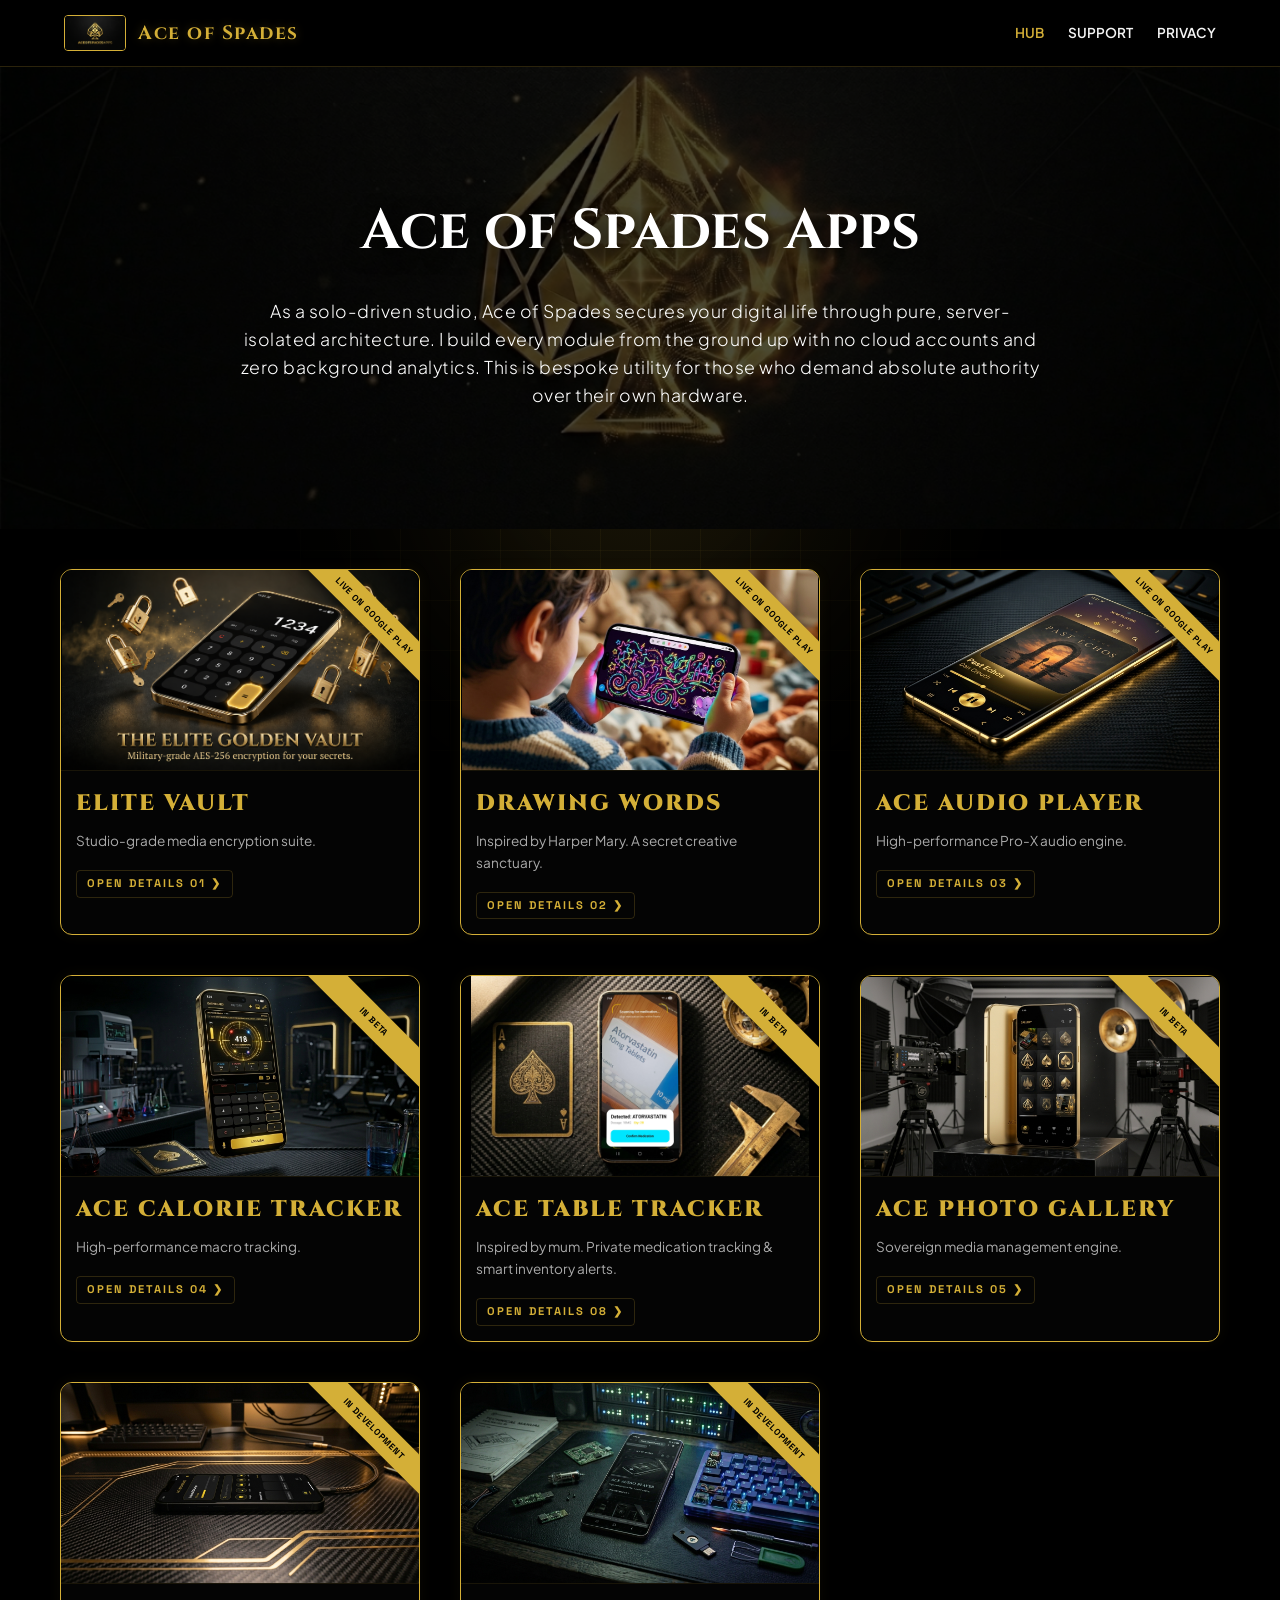
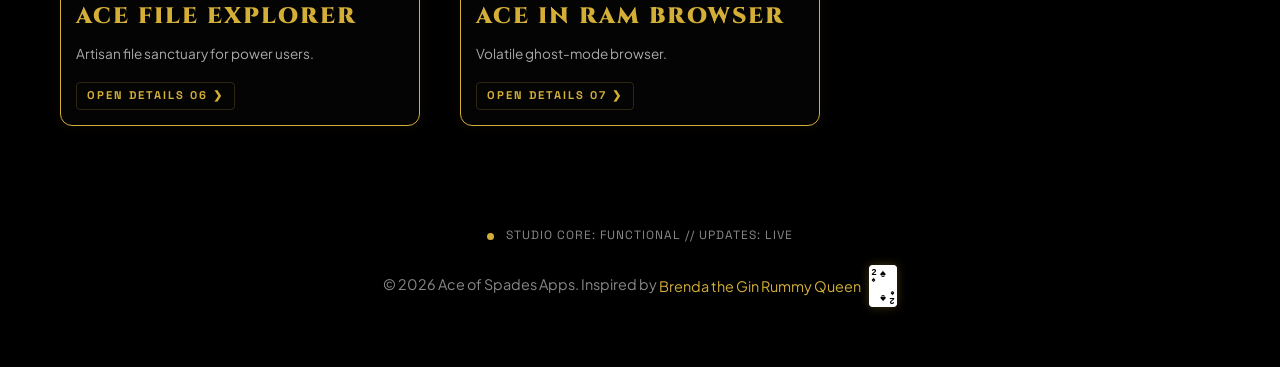
<file: index.html>
<!DOCTYPE html>
<html lang="en">
<head>
    <meta charset="UTF-8">
    <meta name="viewport" content="width=device-width, initial-scale=1.0">
    <meta name="description" content="Ace of Spades Apps: Core Studio Hub. High-performance, privacy-first mobile utilities including Elite Vault and Ace Calorie Tracker.">
    <link rel="canonical" href="https://aceofspadesapps.com/">
    <title>Ace of Spades Apps - Core Studio</title>
    <link rel="preconnect" href="https://fonts.googleapis.com">
    <link rel="preconnect" href="https://fonts.gstatic.com" crossorigin>
    <link href="https://fonts.googleapis.com/css2?family=Plus+Jakarta+Sans:wght@300;400;500;600;700&family=Space+Grotesk:wght@400;500;700&family=Cinzel:wght@700;900&display=swap" rel="stylesheet">
    <link rel="stylesheet" href="style.css">
    <link rel="icon" type="image/png" href="logo.png">
    <style>
        #loader {
            position: fixed;
            top: 0; left: 0; width: 100%; height: 100%;
            background: #000;
            display: flex;
            align-items: center;
            justify-content: center;
            z-index: 10000;
            transition: opacity 0.5s ease;
            font-family: 'Space Grotesk', sans-serif;
            color: var(--gold);
            letter-spacing: 2px;
            font-size: 0.8rem;
            text-transform: uppercase;
        }

        .hub-grid { display: grid; grid-template-columns: repeat(3, 1fr); gap: 40px; margin-top: 40px; }

        .ribbon-wrapper { width: 150px; height: 150px; overflow: hidden; position: absolute; top: 0; right: 0; z-index: 10; pointer-events: none; }
        .ribbon {
            font-family: 'Space Grotesk', sans-serif;
            font-weight: 900;
            font-size: 0.55rem;
            color: #000;
            text-align: center;
            transform: rotate(45deg);
            position: relative;
            padding: 7px 0;
            left: -5px;
            top: 32px;
            width: 220px;
            background-color: var(--gold);
            box-shadow: 0 4px 10px rgba(0,0,0,0.5);
            letter-spacing: 0.8px;
            text-transform: uppercase;
        }

        .hub-gallery {
            width: 100%;
            height: 200px;
            display: flex;
            overflow-x: auto;
            scroll-snap-type: x mandatory;
            background: #000;
        }
        /* Hub Gallery Gold Scrollbar - FORCED VISIBILITY */
        .hub-gallery::-webkit-scrollbar {
            height: 10px !important;
            display: block !important;
        }
        .hub-gallery::-webkit-scrollbar-track {
            background: rgba(255, 255, 255, 0.05) !important;
        }
        .hub-gallery::-webkit-scrollbar-thumb {
            background: var(--gold) !important;
            border-radius: 10px;
            border: 2px solid #000;
        }

        .hub-img {
            flex: 0 0 100%;
            width: 100%;
            height: 100%;
            object-fit: contain;
            scroll-snap-align: center;
        }

        .hub-info {
            padding: 15px;
            background: transparent;
            border-top: 1px solid rgba(212, 175, 55, 0.1);
            text-decoration: none !important;
            color: #ffffff !important;
        }

        @keyframes glitch {
            0% { transform: translate(0); text-shadow: none; }
            20% { transform: translate(-2px, 2px); text-shadow: 2px 0 var(--gold); }
            40% { transform: translate(-2px, -2px); text-shadow: -2px 0 #fff; }
            60% { transform: translate(2px, 2px); text-shadow: 2px 0 var(--gold); }
            80% { transform: translate(2px, -2px); text-shadow: -2px 0 #fff; }
            100% { transform: translate(0); text-shadow: none; }
        }

        .hub-title {
            font-family: 'Cinzel', serif;
            font-size: 1.4rem;
            font-weight: 900;
            letter-spacing: 2px;
            margin: 0;
            text-transform: uppercase;
        }

        .hub-tile:hover .hub-title {
            animation: glitch 0.3s cubic-bezier(.25, .46, .45, .94) both;
        }

        .hub-desc {
            color: #aaa !important;
            font-size: 0.85rem;
            margin-top: 8px;
            text-decoration: none !important;
            font-weight: 400;
        }

        .deploy-btn {
            margin-top: 18px;
            font-family: 'Space Grotesk', sans-serif;
            color: var(--gold);
            font-size: 0.7rem;
            font-weight: 800;
            letter-spacing: 2px;
            text-transform: uppercase;
            border: 1px solid rgba(212, 175, 55, 0.2);
            display: inline-block;
            padding: 4px 10px;
            border-radius: 4px;
        }

        @media (max-width: 1024px) { .hub-grid { grid-template-columns: 1fr; } }
        @media (max-width: 768px) {
            .hub-grid { grid-template-columns: 1fr; gap: 60px; }
        }
    </style>
</head>
<body style="background:#000;">

    <header>
        <a href="index.html" class="logo-container">
            <img src="logo.png" alt="Logo" class="logo-img">
            <span class="brand-name">Ace of Spades</span>
        </a>
        <nav>
            <a href="index.html" class="active">
                <span class="nav-text">Hub</span>
                <svg class="nav-icon" viewBox="0 0 24 24" fill="none" stroke="currentColor" stroke-width="2"><path d="M3 9l9-7 9 7v11a2 2 0 0 1-2 2H5a2 2 0 0 1-2-2z"></path><polyline points="9 22 9 12 15 12 15 22"></polyline></svg>
            </a>
            <a href="support.html">
                <span class="nav-text">Support</span>
                <svg class="nav-icon" viewBox="0 0 24 24" fill="none" stroke="currentColor" stroke-width="2"><circle cx="12" cy="12" r="10"></circle><path d="M9.09 9a3 3 0 0 1 5.83 1c0 2-3 3-3 3"></path><line x1="12" y1="17" x2="12.01" y2="17"></line></svg>
            </a>
            <a href="privacy.html">
                <span class="nav-text">Privacy</span>
                <svg class="nav-icon" viewBox="0 0 24 24" fill="none" stroke="currentColor" stroke-width="2"><path d="M12 22s8-4 8-10V5l-8-3-8 3v7c0 6 8 10 8 10z"></path></svg>
            </a>
        </nav>
    </header>

    <section class="hero">
        <h1>Ace of Spades Apps</h1>
        <p style="color: #fff; font-size: 1.1rem; font-weight: 300; line-height: 1.6; letter-spacing: 0.5px; max-width: 800px; margin: 20px auto 0 auto; text-transform: none;">
            As a solo-driven studio, Ace of Spades secures your digital life through pure, server-isolated architecture. I build every module from the ground up with no cloud accounts and zero background analytics. This is bespoke utility for those who demand absolute authority over their own hardware.
        </p>
    </section>

    <main class="container">

        <div class="hub-grid">
            <!-- MODULE 01: VAULT -->
            <a href="vault.html" class="hub-tile">
                <div class="ribbon-wrapper"><div class="ribbon">LIVE ON GOOGLE PLAY</div></div>
                <div class="hub-gallery">
                    <img src="vault-photos/Store_3_Vault_Master.png" class="hub-img">
                    <img src="vault-photos/ghost-folders.png" class="hub-img">
                    <img src="vault-photos/Store_2_Entrance.png" class="hub-img">
                </div>
                <div class="hub-info">
                    <h3 class="hub-title" style="color: var(--gold) !important;">ELITE VAULT</h3>
                    <p class="hub-desc">Studio-grade media encryption suite.</p>
                    <div class="deploy-btn">OPEN DETAILS 01 ❯</div>
                </div>
            </a>

            <!-- MODULE 02: DRAWING WORDS -->
            <a href="drawingwords.html" class="hub-tile">
                <div class="ribbon-wrapper"><div class="ribbon">LIVE ON GOOGLE PLAY</div></div>
                <div class="hub-gallery">
                    <img src="drawing-photos/store_main.png" class="hub-img">
                    <img src="drawing-photos/hand_tapping.jpeg" class="hub-img">
                    <img src="drawing-photos/diary_mic.jpeg" class="hub-img">
                </div>
                <div class="hub-info">
                    <h3 class="hub-title" style="color: var(--gold) !important;">DRAWING WORDS</h3>
                    <p class="hub-desc">Inspired by Harper Mary. A secret creative sanctuary.</p>
                    <div class="deploy-btn">OPEN DETAILS 02 ❯</div>
                </div>
            </a>

            <!-- MODULE 03: AUDIO PLAYER -->
            <a href="audioplayer.html" class="hub-tile">
                <div class="ribbon-wrapper"><div class="ribbon">LIVE ON GOOGLE PLAY</div></div>
                <div class="hub-gallery">
                    <img src="audio-photos/main.jpg" class="hub-img">
                    <img src="audio-photos/albums.jpg" class="hub-img">
                    <img src="audio-photos/settings.jpg" class="hub-img">
                </div>
                <div class="hub-info">
                    <h3 class="hub-title" style="color: var(--gold) !important;">ACE AUDIO PLAYER</h3>
                    <p class="hub-desc">High-performance Pro-X audio engine.</p>
                    <div class="deploy-btn">OPEN DETAILS 03 ❯</div>
                </div>
            </a>

            <!-- MODULE 04: CALORIES -->
            <a href="calories.html" class="hub-tile">
                <div class="ribbon-wrapper"><div class="ribbon">IN BETA</div></div>
                <div class="hub-gallery">
                    <img src="ckal-photos/01_ACE_HERO_HUD.jpg" class="hub-img">
                    <img src="ckal-photos/02_ACE_CHARTS_INTEL.jpg" class="hub-img">
                    <img src="ckal-photos/03_ACE_SECURE_VAULT.jpg" class="hub-img">
                </div>
                <div class="hub-info">
                    <h3 class="hub-title" style="color: var(--gold) !important;">ACE CALORIE TRACKER</h3>
                    <p class="hub-desc">High-performance macro tracking.</p>
                    <div class="deploy-btn">OPEN DETAILS 04 ❯</div>
                </div>
            </a>

            <!-- MODULE 08: TABLE TRACKER -->
            <a href="tabletracker.html" class="hub-tile">
                <div class="ribbon-wrapper"><div class="ribbon">IN BETA</div></div>
                <div class="hub-gallery">
                    <img src="tabletracker-photos/1.png" class="hub-img">
                    <img src="tabletracker-photos/2.png" class="hub-img">
                    <img src="tabletracker-photos/3.png" class="hub-img">
                    <img src="tabletracker-photos/4.png" class="hub-img">
                </div>
                <div class="hub-info">
                    <h3 class="hub-title" style="color: var(--gold) !important;">ACE TABLE TRACKER</h3>
                    <p class="hub-desc">Inspired by mum. Private medication tracking & smart inventory alerts.</p>
                    <div class="deploy-btn">OPEN DETAILS 08 ❯</div>
                </div>
            </a>

            <!-- MODULE 05: PHOTO GALLERY -->
            <a href="gallery.html" class="hub-tile">
                <div class="ribbon-wrapper"><div class="ribbon">IN BETA</div></div>
                <div class="hub-gallery">
                    <img src="gallery-photos/Gold_smartphone_in_photo_studio_202607241346.jpeg" class="hub-img">
                    <img src="gallery-photos/Gold_smartphone_in_photo_studio_202607241349.jpeg" class="hub-img">
                    <img src="gallery-photos/Gold_smartphone_in_photo_studio_202607241351.jpeg" class="hub-img">
                </div>
                <div class="hub-info">
                    <h3 class="hub-title" style="color: var(--gold) !important;">ACE PHOTO GALLERY</h3>
                    <p class="hub-desc">Sovereign media management engine.</p>
                    <div class="deploy-btn">OPEN DETAILS 05 ❯</div>
                </div>
            </a>

            <!-- MODULE 06: FILE EXPLORER -->
            <a href="explorer.html" class="hub-tile">
                <div class="ribbon-wrapper"><div class="ribbon">IN DEVELOPMENT</div></div>
                <div class="hub-gallery">
                    <img src="explorer-photos/explorer-1.jpeg" class="hub-img">
                    <img src="explorer-photos/explorer-2.jpeg" class="hub-img">
                    <img src="explorer-photos/explorer-3.jpeg" class="hub-img">
                </div>
                <div class="hub-info">
                    <h3 class="hub-title" style="color: var(--gold) !important;">ACE FILE EXPLORER</h3>
                    <p class="hub-desc">Artisan file sanctuary for power users.</p>
                    <div class="deploy-btn">OPEN DETAILS 06 ❯</div>
                </div>
            </a>

            <!-- MODULE 07: ACE IN RAM BROWSER -->
            <a href="rambrowser.html" class="hub-tile">
                <div class="ribbon-wrapper"><div class="ribbon">IN DEVELOPMENT</div></div>
                <div class="hub-gallery">
                    <img src="ram-photos/ram-1.jpeg" class="hub-img">
                    <img src="ram-photos/ram-2.jpeg" class="hub-img">
                    <img src="ram-photos/ram-3.jpeg" class="hub-img">
                </div>
                <div class="hub-info">
                    <h3 class="hub-title" style="color: var(--gold) !important;">ACE IN RAM BROWSER</h3>
                    <p class="hub-desc">Volatile ghost-mode browser.</p>
                    <div class="deploy-btn">OPEN DETAILS 07 ❯</div>
                </div>
            </a>
        </div>
    </main>

    <footer>
        <div class="tech-mono" style="font-size: 0.75rem; color: var(--text-muted); margin-bottom: 20px; letter-spacing: 1px;">
            <span class="pulse-dot"></span> STUDIO CORE: FUNCTIONAL // UPDATES: LIVE
        </div>
        <p>&copy; 2026 Ace of Spades Apps. Inspired by <span style="color: var(--gold); display: inline-flex; align-items: center; gap: 8px; vertical-align: middle;">
            Brenda the Gin Rummy Queen
            <svg width="28" height="42" viewBox="0 0 28 42" style="display: inline-block; vertical-align: middle; background: #ffffff !important; border-radius: 4px; box-shadow: 0 0 10px rgba(212, 175, 55, 0.3); color-scheme: light; forced-color-adjust: none;">
                <rect width="28" height="42" fill="#ffffff" rx="4" />
                <text x="2.5" y="9.5" font-family="sans-serif" font-size="9" font-weight="900" fill="#000000">2</text>
                <text x="2.5" y="16.5" font-family="sans-serif" font-size="7.5" fill="#000000">♠</text>
                <text x="14" y="11.5" font-family="sans-serif" font-size="11" fill="#000000" text-anchor="middle">♠</text>
                <text x="14" y="36.5" font-family="sans-serif" font-size="11" fill="#000000" text-anchor="middle" transform="rotate(180, 14, 33)">♠</text>
                <g transform="translate(28, 42) rotate(180)">
                    <text x="2.5" y="9.5" font-family="sans-serif" font-size="9" font-weight="900" fill="#000000">2</text>
                    <text x="2.5" y="16.5" font-family="sans-serif" font-size="7.5" fill="#000000">♠</text>
                </g>
            </svg>
        </span></p>
    </footer>

    <script>
        // Touch-Aware Background Glow
        const trackMouse = (e) => {
            const x = e.type === 'touchmove' ? e.touches[0].clientX : e.clientX;
            const y = e.type === 'touchmove' ? e.touches[0].clientY : e.clientY;
            document.body.style.setProperty('--mouse-x', (x / window.innerWidth * 100) + '%');
            document.body.style.setProperty('--mouse-y', (y / window.innerHeight * 100) + '%');
        };
        document.addEventListener('mousemove', trackMouse);
        document.addEventListener('touchmove', trackMouse);

        // Auto-Cycling Hub Screenshots - FIXED to allow manual scroll
        const tiles = document.querySelectorAll('.hub-tile');
        tiles.forEach(tile => {
            let interval;
            const gallery = tile.querySelector('.hub-gallery');
            const images = gallery.querySelectorAll('img');
            let index = 0;
            let isUserScrolling = false;

            // Unlock: Convert Vertical Wheel to Horizontal Scroll
            gallery.addEventListener('wheel', (e) => {
                if (e.deltaY !== 0) {
                    e.preventDefault();
                    gallery.scrollLeft += e.deltaY;
                    isUserScrolling = true;
                }
            });

            tile.addEventListener('mouseenter', () => {
                interval = setInterval(() => {
                    if (!isUserScrolling) {
                        index = (index + 1) % images.length;
                        gallery.scrollTo({ left: gallery.offsetWidth * index, behavior: 'smooth' });
                    }
                }, 3000);
            });
            tile.addEventListener('mouseleave', () => {
                clearInterval(interval);
                isUserScrolling = false;
                index = 0;
                gallery.scrollTo({ left: 0, behavior: 'smooth' });
            });
        });
    </script>
</body>
</html>
</file>
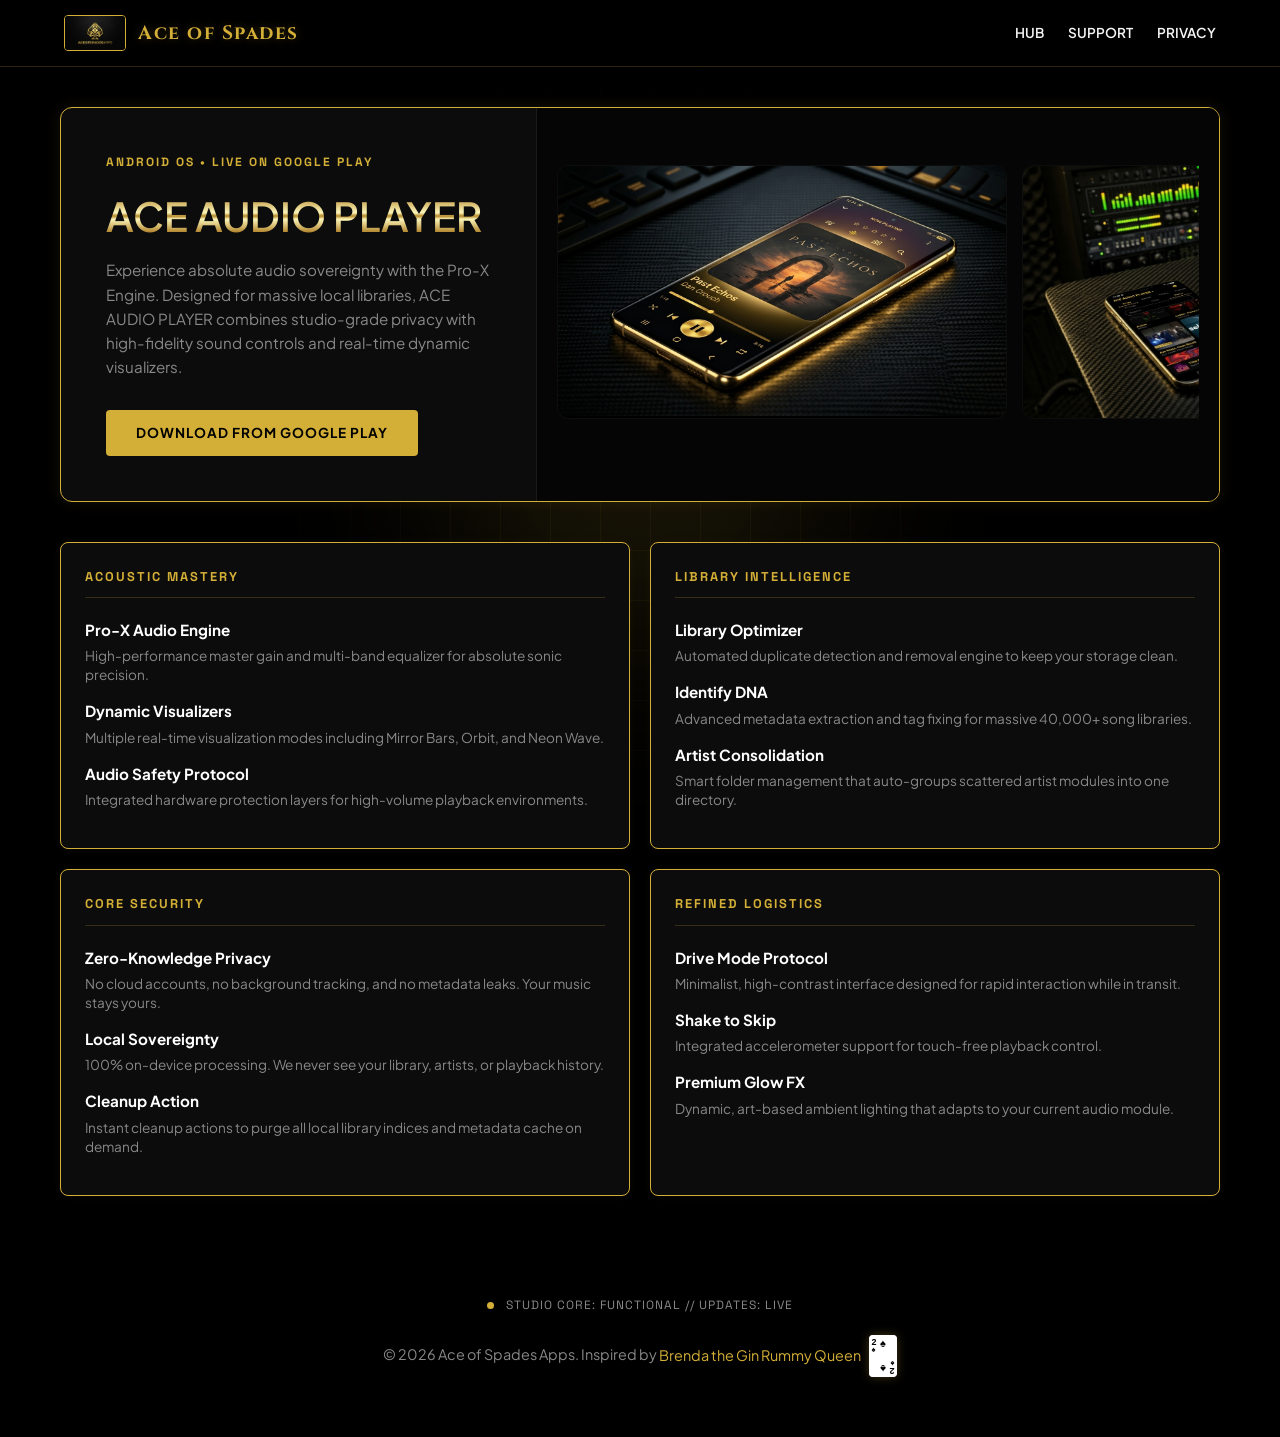
<file: audioplayer.html>
<!DOCTYPE html>
<html lang="en">
<head>
    <meta charset="UTF-8">
    <meta name="viewport" content="width=device-width, initial-scale=1.0">
    <meta name="description" content="ACE AUDIO PLAYER by Ace of Spades Apps. High-performance Pro-X audio engine for massive local music libraries.">
    <link rel="canonical" href="https://aceofspadesapps.com/audioplayer.html">
    <title>ACE AUDIO PLAYER - Ace of Spades Apps</title>
    <link rel="preconnect" href="https://fonts.googleapis.com">
    <link rel="preconnect" href="https://fonts.gstatic.com" crossorigin>
    <link href="https://fonts.googleapis.com/css2?family=Plus+Jakarta+Sans:wght@300;400;500;600;700&family=Space+Grotesk:wght@400;500;700&family=Cinzel:wght@700;900&display=swap" rel="stylesheet">
    <link rel="stylesheet" href="style.css">
    <link rel="icon" type="image/png" href="logo.png">
    <style>
        #loader {
            position: fixed;
            top: 0; left: 0; width: 100%; height: 100%;
            background: #000;
            display: flex;
            align-items: center;
            justify-content: center;
            z-index: 10000;
            transition: opacity 0.5s ease;
            font-family: 'Space Grotesk', sans-serif;
            color: var(--gold);
            letter-spacing: 2px;
            font-size: 0.8rem;
            text-transform: uppercase;
        }
        .matrix-grid { display: grid; grid-template-columns: repeat(2, 1fr); gap: 20px; margin-top: 40px; }
        .matrix-column { background: #0c0c0c; border: 1px solid var(--gold) !important; border-radius: 8px; padding: 24px; box-shadow: 0 0 10px rgba(212, 175, 55, 0.05); }
        .matrix-header { color: var(--gold); font-family: 'Space Grotesk', sans-serif; font-size: 0.8rem; font-weight: 700; letter-spacing: 2px; text-transform: uppercase; margin-bottom: 20px; border-bottom: 1px solid var(--gold-mute); padding-bottom: 10px; }
        .feature-item { margin-bottom: 15px; }
        .feature-item h4 { color: #fff; font-size: 0.95rem; margin-bottom: 4px; }
        .feature-item p { color: var(--text-muted); font-size: 0.85rem; line-height: 1.4; }
        @media (max-width: 768px) { .matrix-grid { grid-template-columns: 1fr; } }
    </style>
</head>
<body style="background:#000;">

    <header>
        <a href="index.html" class="logo-container">
            <img src="logo.png" alt="Logo" class="logo-img">
            <span class="brand-name">Ace of Spades</span>
        </a>
        <nav>
            <a href="index.html">Hub</a>
            <a href="support.html">Support</a>
            <a href="privacy.html">Privacy</a>
        </nav>
    </header>

    <main class="container">
        <div class="app-section-container">
            <div class="app-info-panel">
                <div class="tech-mono" style="color: var(--gold); font-size: 0.75rem; letter-spacing: 2px; font-weight: 700; text-transform: uppercase; margin-bottom: 12px;">Android OS • Live on Google Play</div>
                <h2 class="metallic-gold" style="font-size: 2.5rem; font-weight: 600; margin: 0 0 10px 0;">ACE AUDIO PLAYER</h2>

                <p style="color: var(--text-muted); font-size: 0.95rem; line-height: 1.6; margin-bottom: 30px;">
                    Experience absolute audio sovereignty with the Pro-X Engine. Designed for massive local libraries, ACE AUDIO PLAYER combines studio-grade privacy with high-fidelity sound controls and real-time dynamic visualizers.
                </p>

                <div class="cta-container">
                    <a href="https://play.google.com/store/apps/details?id=com.aceofspadesapps.aceaudioplayer" class="btn">DOWNLOAD FROM GOOGLE PLAY</a>
                </div>
            </div>

            <div class="showcase-panel">
                <div class="preview-slider-container">
                    <div class="slider-item item-wide"><img src="audio-photos/main.jpg" alt="Main Player"></div>
                    <div class="slider-item item-wide"><img src="audio-photos/albums.jpg" alt="Albums Grid"></div>
                    <div class="slider-item item-wide"><img src="audio-photos/settings.jpg" alt="Library Settings"></div>
                </div>
            </div>
        </div>

        <!-- Studio Insights -->
        <div class="matrix-grid">
            <div class="matrix-column">
                <div class="matrix-header">Acoustic Mastery</div>
                <div class="feature-item">
                    <h4>Pro-X Audio Engine</h4>
                    <p>High-performance master gain and multi-band equalizer for absolute sonic precision.</p>
                </div>
                <div class="feature-item">
                    <h4>Dynamic Visualizers</h4>
                    <p>Multiple real-time visualization modes including Mirror Bars, Orbit, and Neon Wave.</p>
                </div>
                <div class="feature-item">
                    <h4>Audio Safety Protocol</h4>
                    <p>Integrated hardware protection layers for high-volume playback environments.</p>
                </div>
            </div>

            <div class="matrix-column">
                <div class="matrix-header">Library Intelligence</div>
                <div class="feature-item">
                    <h4>Library Optimizer</h4>
                    <p>Automated duplicate detection and removal engine to keep your storage clean.</p>
                </div>
                <div class="feature-item">
                    <h4>Identify DNA</h4>
                    <p>Advanced metadata extraction and tag fixing for massive 40,000+ song libraries.</p>
                </div>
                <div class="feature-item">
                    <h4>Artist Consolidation</h4>
                    <p>Smart folder management that auto-groups scattered artist modules into one directory.</p>
                </div>
            </div>

            <div class="matrix-column">
                <div class="matrix-header">Core Security</div>
                <div class="feature-item">
                    <h4>Zero-Knowledge Privacy</h4>
                    <p>No cloud accounts, no background tracking, and no metadata leaks. Your music stays yours.</p>
                </div>
                <div class="feature-item">
                    <h4>Local Sovereignty</h4>
                    <p>100% on-device processing. We never see your library, artists, or playback history.</p>
                </div>
                <div class="feature-item">
                    <h4>Cleanup Action</h4>
                    <p>Instant cleanup actions to purge all local library indices and metadata cache on demand.</p>
                </div>
            </div>

            <div class="matrix-column">
                <div class="matrix-header">Refined Logistics</div>
                <div class="feature-item">
                    <h4>Drive Mode Protocol</h4>
                    <p>Minimalist, high-contrast interface designed for rapid interaction while in transit.</p>
                </div>
                <div class="feature-item">
                    <h4>Shake to Skip</h4>
                    <p>Integrated accelerometer support for touch-free playback control.</p>
                </div>
                <div class="feature-item">
                    <h4>Premium Glow FX</h4>
                    <p>Dynamic, art-based ambient lighting that adapts to your current audio module.</p>
                </div>
            </div>
        </div>
    </main>

    <!-- Footer -->
    <footer>
        <div class="tech-mono" style="font-size: 0.75rem; color: var(--text-muted); margin-bottom: 20px; letter-spacing: 1px;">
            <span class="pulse-dot"></span> STUDIO CORE: FUNCTIONAL // UPDATES: LIVE
        </div>

        <p>&copy; 2026 Ace of Spades Apps. Inspired by <span style="color: var(--gold); display: inline-flex; align-items: center; gap: 8px; vertical-align: middle;">
            Brenda the Gin Rummy Queen
            <svg width="28" height="42" viewBox="0 0 28 42" style="display: inline-block; vertical-align: middle; background: #ffffff !important; border-radius: 4px; box-shadow: 0 0 10px rgba(212, 175, 55, 0.3); color-scheme: light; forced-color-adjust: none;">
                <rect width="28" height="42" fill="#ffffff" rx="4" />
                <text x="2.5" y="9.5" font-family="'Helvetica Neue', Helvetica, Arial, sans-serif" font-size="9" font-weight="900" fill="#000000">2</text>
                <text x="2.5" y="16.5" font-family="'Helvetica Neue', Helvetica, Arial, sans-serif" font-size="7.5" fill="#000000">♠</text>
                <text x="14" y="11.5" font-family="'Helvetica Neue', Helvetica, Arial, sans-serif" font-size="11" fill="#000000" text-anchor="middle">♠</text>
                <text x="14" y="36.5" font-family="'Helvetica Neue', Helvetica, Arial, sans-serif" font-size="11" fill="#000000" text-anchor="middle" transform="rotate(180, 14, 33)">♠</text>
                <g transform="translate(28, 42) rotate(180)">
                    <text x="2.5" y="9.5" font-family="'Helvetica Neue', Helvetica, Arial, sans-serif" font-size="9" font-weight="900" fill="#000000">2</text>
                    <text x="2.5" y="16.5" font-family="'Helvetica Neue', Helvetica, Arial, sans-serif" font-size="7.5" fill="#000000">♠</text>
                </g>
            </svg>
        </span></p>
    </footer>

    <script>
        // PC UNLOCK: Convert Mouse Wheel to Horizontal Scroll
        const slider = document.querySelector('.preview-slider-container');
        if (slider) {
            slider.addEventListener('wheel', (e) => {
                if (e.deltaY !== 0) {
                    e.preventDefault();
                    slider.scrollLeft += e.deltaY;
                }
            }, { passive: false });
        }

        document.addEventListener('mousemove', (e) => {
            document.body.style.setProperty('--mouse-x', (e.clientX / window.innerWidth * 100) + '%');
            document.body.style.setProperty('--mouse-y', (e.clientY / window.innerHeight * 100) + '%');
        });
    </script>

</body>
</html>
</file>
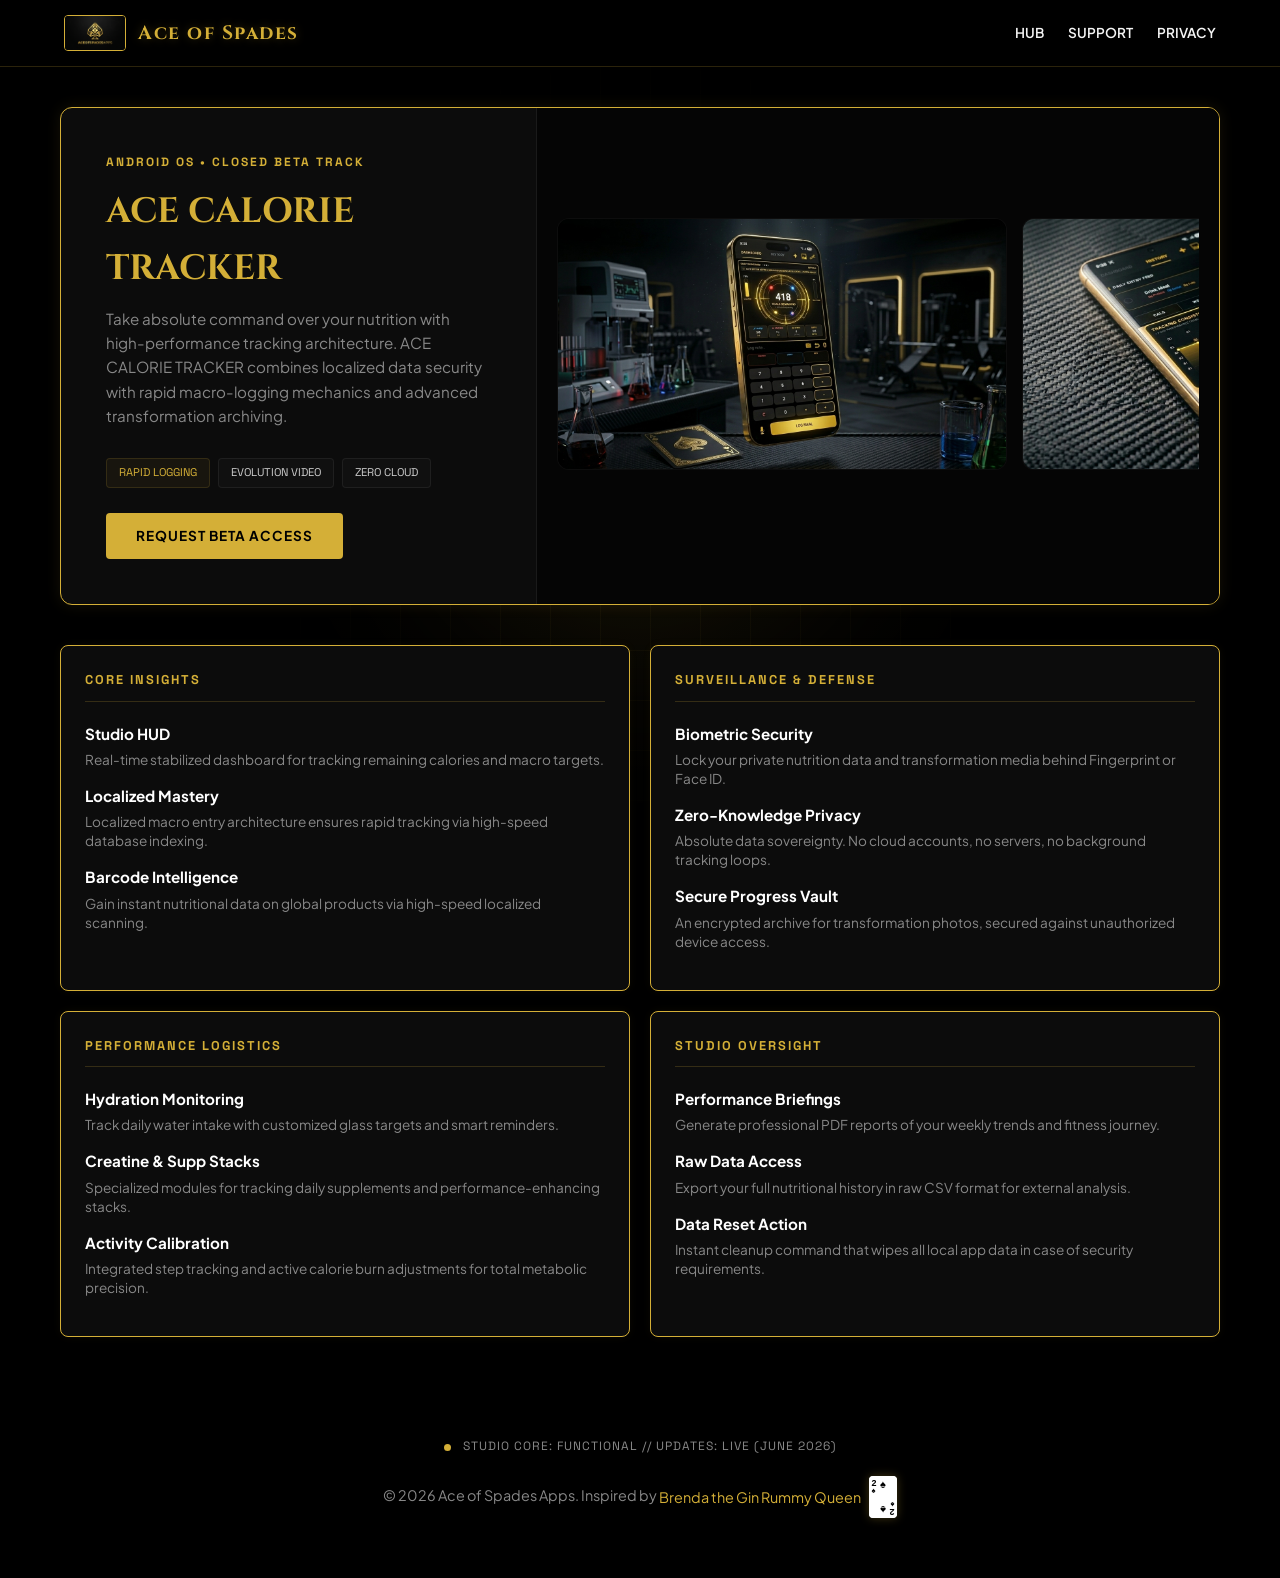
<file: calories.html>
<!DOCTYPE html>
<html lang="en">
<head>
    <meta charset="UTF-8">
    <meta name="viewport" content="width=device-width, initial-scale=1.0">
    <meta name="description" content="Ace Calorie Tracker by Ace of Spades Apps. High-performance, private macro tracking with advanced macro logging and zero-cloud architecture.">
    <link rel="canonical" href="https://aceofspadesapps.com/calories.html">
    <title>ACE CALORIE TRACKER - Ace of Spades Apps</title>
    <link rel="preconnect" href="https://fonts.googleapis.com">
    <link rel="preconnect" href="https://fonts.gstatic.com" crossorigin>
    <link href="https://fonts.googleapis.com/css2?family=Plus+Jakarta+Sans:wght@300;400;500;600;700&family=Space+Grotesk:wght@400;500;700&family=Cinzel:wght@700;900&display=swap" rel="stylesheet">
    <link rel="stylesheet" href="style.css">
    <link rel="icon" type="image/png" href="logo.png">
    <style>
        #loader {
            position: fixed;
            top: 0; left: 0; width: 100%; height: 100%;
            background: #000;
            display: flex;
            align-items: center;
            justify-content: center;
            z-index: 10000;
            transition: opacity 0.5s ease;
            font-family: 'Space Grotesk', sans-serif;
            color: var(--gold);
            letter-spacing: 2px;
            font-size: 0.8rem;
            text-transform: uppercase;
        }
        .matrix-grid {
            display: grid;
            grid-template-columns: repeat(2, 1fr);
            gap: 20px;
            margin-top: 40px;
        }
        .matrix-column {
            background: #0c0c0c;
            border: 1px solid var(--gold) !important;
            border-radius: 8px;
            padding: 24px;
            box-shadow: 0 0 10px rgba(212, 175, 55, 0.05);
        }
        .matrix-header {
            color: var(--gold);
            font-family: 'Space Grotesk', sans-serif;
            font-size: 0.8rem;
            font-weight: 700;
            letter-spacing: 2px;
            text-transform: uppercase;
            margin-bottom: 20px;
            border-bottom: 1px solid var(--gold-mute);
            padding-bottom: 10px;
        }
        .feature-item { margin-bottom: 15px; }
        .feature-item h4 { color: #fff; font-size: 0.95rem; margin-bottom: 4px; }
        .feature-item p { color: var(--text-muted); font-size: 0.85rem; line-height: 1.4; }

        @media (max-width: 768px) {
            .matrix-grid { grid-template-columns: 1fr; }
        }
    </style>
</head>
<body style="background:#000;">

    <header>
        <a href="index.html" class="logo-container">
            <img src="logo.png" alt="Logo" class="logo-img">
            <span class="brand-name">Ace of Spades</span>
        </a>
        <nav>
            <a href="index.html">Hub</a>
            <a href="support.html">Support</a>
            <a href="privacy.html">Privacy</a>
        </nav>
    </header>

    <main class="container">
        <div class="app-section-container">
            <div class="app-info-panel">
                <div class="tech-mono" style="color: var(--gold); font-size: 0.75rem; letter-spacing: 2px; font-weight: 700; text-transform: uppercase; margin-bottom: 12px;">Android OS • Closed Beta Track</div>
                <h3 style="font-size: 2.2rem; color: var(--gold); margin: 0 0 10px 0; font-family: 'Cinzel', serif;">ACE CALORIE TRACKER</h3>

                <p style="color: var(--text-muted); font-size: 0.95rem; line-height: 1.6; margin-bottom: 30px;">
                    Take absolute command over your nutrition with high-performance tracking architecture. ACE CALORIE TRACKER combines localized data security with rapid macro-logging mechanics and advanced transformation archiving.
                </p>

                <div class="tags-container tech-mono" style="display: flex; flex-wrap: wrap; gap: 8px; margin-bottom: 25px;">
                    <span style="background: rgba(212,175,55,0.06); border: 1px solid rgba(212,175,55,0.15); color: var(--gold); font-size: 0.7rem; padding: 5px 12px; border-radius: 4px;">Rapid Logging</span>
                    <span style="background: rgba(255,255,255,0.02); border: 1px solid rgba(255,255,255,0.06); color: #ccc; font-size: 0.7rem; padding: 5px 12px; border-radius: 4px;">Evolution Video</span>
                    <span style="background: rgba(255,255,255,0.02); border: 1px solid rgba(255,255,255,0.06); color: #ccc; font-size: 0.7rem; padding: 5px 12px; border-radius: 4px;">Zero Cloud</span>
                </div>

                <div class="cta-container">
                    <a href="mailto:support@aceofspadesapps.com?subject=BETA ACCESS REQUEST: ACE CALORIE TRACKER" class="btn">Request Beta Access</a>
                </div>
            </div>

            <div class="showcase-panel">
                <div class="preview-slider-container">
                    <div class="slider-item item-wide"><img src="ckal-photos/01_ACE_HERO_HUD.jpg" alt="HUD"></div>
                    <div class="slider-item item-wide"><img src="ckal-photos/02_ACE_CHARTS_INTEL.jpg" alt="Charts"></div>
                    <div class="slider-item item-wide"><img src="ckal-photos/03_ACE_SECURE_VAULT.jpg" alt="Vault"></div>
                    <div class="slider-item item-wide"><img src="ckal-photos/04_ACE_DATA_CONTROL.jpg" alt="Data"></div>
                    <div class="slider-item item-wide"><img src="ckal-photos/05_ACE_ELITE_PROFILE.jpg" alt="Profile"></div>
                </div>
            </div>
        </div>

        <!-- 12-Point Studio Insights -->
        <div class="matrix-grid">
            <div class="matrix-column">
                <div class="matrix-header">Core Insights</div>
                <div class="feature-item">
                    <h4>Studio HUD</h4>
                    <p>Real-time stabilized dashboard for tracking remaining calories and macro targets.</p>
                </div>
                <div class="feature-item">
                    <h4>Localized Mastery</h4>
                    <p>Localized macro entry architecture ensures rapid tracking via high-speed database indexing.</p>
                </div>
                <div class="feature-item">
                    <h4>Barcode Intelligence</h4>
                    <p>Gain instant nutritional data on global products via high-speed localized scanning.</p>
                </div>
            </div>

            <div class="matrix-column">
                <div class="matrix-header">Surveillance & Defense</div>
                <div class="feature-item">
                    <h4>Biometric Security</h4>
                    <p>Lock your private nutrition data and transformation media behind Fingerprint or Face ID.</p>
                </div>
                <div class="feature-item">
                    <h4>Zero-Knowledge Privacy</h4>
                    <p>Absolute data sovereignty. No cloud accounts, no servers, no background tracking loops.</p>
                </div>
                <div class="feature-item">
                    <h4>Secure Progress Vault</h4>
                    <p>An encrypted archive for transformation photos, secured against unauthorized device access.</p>
                </div>
            </div>

            <div class="matrix-column">
                <div class="matrix-header">Performance Logistics</div>
                <div class="feature-item">
                    <h4>Hydration Monitoring</h4>
                    <p>Track daily water intake with customized glass targets and smart reminders.</p>
                </div>
                <div class="feature-item">
                    <h4>Creatine & Supp Stacks</h4>
                    <p>Specialized modules for tracking daily supplements and performance-enhancing stacks.</p>
                </div>
                <div class="feature-item">
                    <h4>Activity Calibration</h4>
                    <p>Integrated step tracking and active calorie burn adjustments for total metabolic precision.</p>
                </div>
            </div>

            <div class="matrix-column">
                <div class="matrix-header">Studio Oversight</div>
                <div class="feature-item">
                    <h4>Performance Briefings</h4>
                    <p>Generate professional PDF reports of your weekly trends and fitness journey.</p>
                </div>
                <div class="feature-item">
                    <h4>Raw Data Access</h4>
                    <p>Export your full nutritional history in raw CSV format for external analysis.</p>
                </div>
                <div class="feature-item">
                    <h4>Data Reset Action</h4>
                    <p>Instant cleanup command that wipes all local app data in case of security requirements.</p>
                </div>
            </div>
        </div>
    </main>

    <!-- Footer -->
    <footer>
        <div class="tech-mono" style="font-size: 0.75rem; color: var(--text-muted); margin-bottom: 20px; letter-spacing: 1px;">
            <span class="pulse-dot"></span> STUDIO CORE: FUNCTIONAL // UPDATES: LIVE (JUNE 2026)
        </div>

        <p>&copy; 2026 Ace of Spades Apps. Inspired by <span style="color: var(--gold); display: inline-flex; align-items: center; gap: 8px; vertical-align: middle;">
            Brenda the Gin Rummy Queen
            <svg width="28" height="42" viewBox="0 0 28 42" style="display: inline-block; vertical-align: middle; background: #ffffff !important; border-radius: 4px; box-shadow: 0 0 10px rgba(212, 175, 55, 0.3); color-scheme: light; forced-color-adjust: none;">
                <rect width="28" height="42" fill="#ffffff" rx="4" />
                <text x="2.5" y="9.5" font-family="'Helvetica Neue', Helvetica, Arial, sans-serif" font-size="9" font-weight="900" fill="#000000">2</text>
                <text x="2.5" y="16.5" font-family="'Helvetica Neue', Helvetica, Arial, sans-serif" font-size="7.5" fill="#000000">♠</text>
                <text x="14" y="11.5" font-family="'Helvetica Neue', Helvetica, Arial, sans-serif" font-size="11" fill="#000000" text-anchor="middle">♠</text>
                <text x="14" y="36.5" font-family="'Helvetica Neue', Helvetica, Arial, sans-serif" font-size="11" fill="#000000" text-anchor="middle" transform="rotate(180, 14, 33)">♠</text>
                <g transform="translate(28, 42) rotate(180)">
                    <text x="2.5" y="9.5" font-family="'Helvetica Neue', Helvetica, Arial, sans-serif" font-size="9" font-weight="900" fill="#000000">2</text>
                    <text x="2.5" y="16.5" font-family="'Helvetica Neue', Helvetica, Arial, sans-serif" font-size="7.5" fill="#000000">♠</text>
                </g>
            </svg>
        </span></p>
    </footer>

    <script>
        // PC UNLOCK: Convert Mouse Wheel to Horizontal Scroll
        const slider = document.querySelector('.preview-slider-container');
        if (slider) {
            slider.addEventListener('wheel', (e) => {
                if (e.deltaY !== 0) {
                    e.preventDefault();
                    slider.scrollLeft += e.deltaY;
                }
            }, { passive: false });
        }

        document.addEventListener('mousemove', (e) => {
            document.body.style.setProperty('--mouse-x', (e.clientX / window.innerWidth * 100) + '%');
            document.body.style.setProperty('--mouse-y', (e.clientY / window.innerHeight * 100) + '%');
        });
    </script>

</body>
</html>
</file>
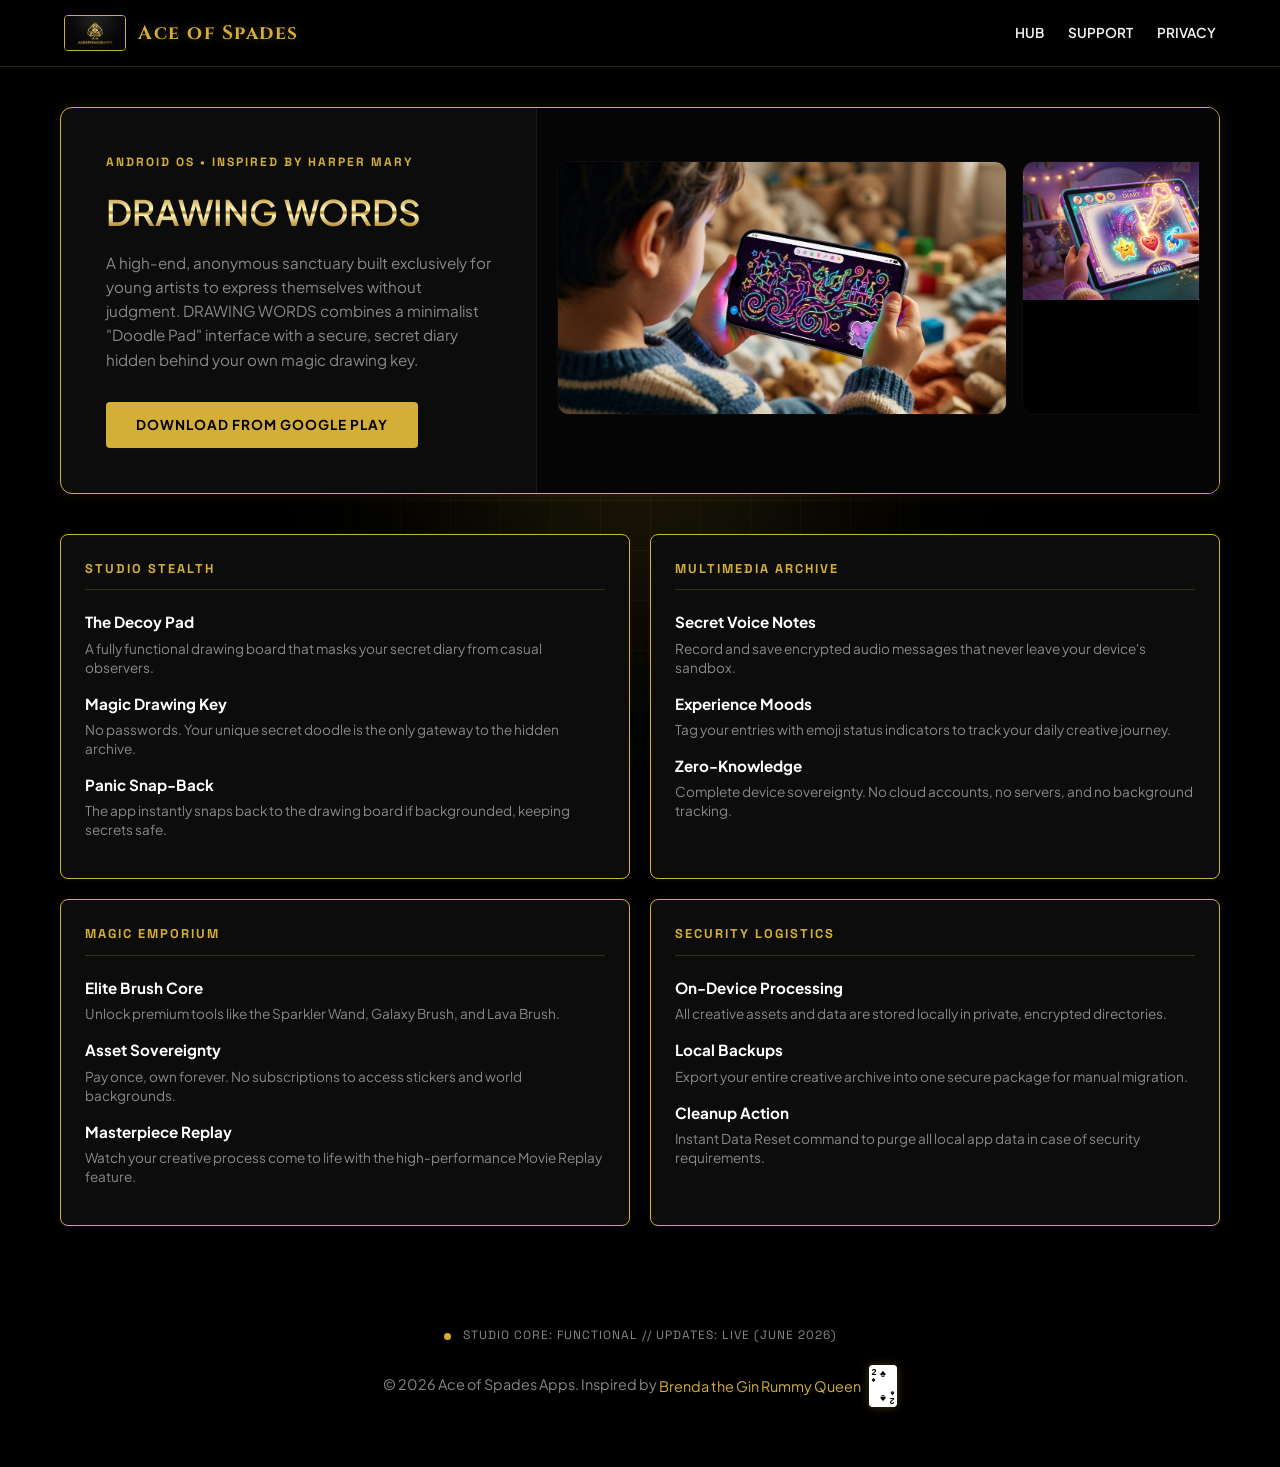
<file: drawingwords.html>
<!DOCTYPE html>
<html lang="en">
<head>
    <meta charset="UTF-8">
    <meta name="viewport" content="width=device-width, initial-scale=1.0">
    <meta name="description" content="DRAWING WORDS: My Secret Diary by Ace of Spades Apps. A stealthy creative sanctuary inspired by Harper Mary.">
    <link rel="canonical" href="https://aceofspadesapps.com/drawingwords.html">
    <title>DRAWING WORDS - Ace of Spades Apps</title>
    <link rel="preconnect" href="https://fonts.googleapis.com">
    <link rel="preconnect" href="https://fonts.gstatic.com" crossorigin>
    <link href="https://fonts.googleapis.com/css2?family=Plus+Jakarta+Sans:wght@300;400;500;600;700&family=Space+Grotesk:wght@400;500;700&family=Cinzel:wght@700;900&display=swap" rel="stylesheet">
    <link rel="stylesheet" href="style.css">
    <link rel="icon" type="image/png" href="logo.png">
    <style>
        #loader {
            position: fixed;
            top: 0; left: 0; width: 100%; height: 100%;
            background: #000;
            display: flex;
            align-items: center;
            justify-content: center;
            z-index: 10000;
            transition: opacity 0.5s ease;
            font-family: 'Space Grotesk', sans-serif;
            color: var(--gold);
            letter-spacing: 2px;
            font-size: 0.8rem;
            text-transform: uppercase;
        }
        .matrix-grid { display: grid; grid-template-columns: repeat(2, 1fr); gap: 20px; margin-top: 40px; }
        .matrix-column { background: #0c0c0c; border: 1px solid var(--gold) !important; border-radius: 8px; padding: 24px; box-shadow: 0 0 10px rgba(212, 175, 55, 0.05); }
        .matrix-header { color: var(--gold); font-family: 'Space Grotesk', sans-serif; font-size: 0.8rem; font-weight: 700; letter-spacing: 2px; text-transform: uppercase; margin-bottom: 20px; border-bottom: 1px solid var(--gold-mute); padding-bottom: 10px; }
        .feature-item { margin-bottom: 15px; }
        .feature-item h4 { color: #fff; font-size: 0.95rem; margin-bottom: 4px; }
        .feature-item p { color: var(--text-muted); font-size: 0.85rem; line-height: 1.4; }
        @media (max-width: 768px) { .matrix-grid { grid-template-columns: 1fr; } }
    </style>
</head>
<body style="background:#000;">

    <header>
        <a href="index.html" class="logo-container">
            <img src="logo.png" alt="Logo" class="logo-img">
            <span class="brand-name">Ace of Spades</span>
        </a>
        <nav>
            <a href="index.html">Hub</a>
            <a href="support.html">Support</a>
            <a href="privacy.html">Privacy</a>
        </nav>
    </header>

    <main class="container">
        <div class="app-section-container">
            <div class="app-info-panel">
                <div class="tech-mono" style="color: var(--gold); font-size: 0.75rem; letter-spacing: 2px; font-weight: 700; text-transform: uppercase; margin-bottom: 12px;">Android OS • inspired by harper mary</div>
                <h2 class="metallic-gold" style="font-size: 2.2rem; font-weight: 600; margin: 0 0 10px 0;">DRAWING WORDS</h2>

                <p style="color: var(--text-muted); font-size: 0.95rem; line-height: 1.6; margin-bottom: 30px;">
                    A high-end, anonymous sanctuary built exclusively for young artists to express themselves without judgment. DRAWING WORDS combines a minimalist "Doodle Pad" interface with a secure, secret diary hidden behind your own magic drawing key.
                </p>

                <div class="cta-container">
                    <a href="https://play.google.com/store/apps/details?id=com.aceofspades.drawingwords" class="btn">DOWNLOAD FROM GOOGLE PLAY</a>
                </div>
            </div>

            <div class="showcase-panel">
                <div class="preview-slider-container">
                    <div class="slider-item item-wide"><img src="drawing-photos/store_main.png" alt="Main Interface"></div>
                    <div class="slider-item item-tall"><img src="drawing-photos/hand_tapping.jpeg" alt="Tapping Screen"></div>
                    <div class="slider-item item-tall"><img src="drawing-photos/diary_mic.jpeg" alt="Secret Diary Mic"></div>
                </div>
            </div>
        </div>

        <!-- Studio Insights -->
        <div class="matrix-grid">
            <div class="matrix-column">
                <div class="matrix-header">Studio Stealth</div>
                <div class="feature-item">
                    <h4>The Decoy Pad</h4>
                    <p>A fully functional drawing board that masks your secret diary from casual observers.</p>
                </div>
                <div class="feature-item">
                    <h4>Magic Drawing Key</h4>
                    <p>No passwords. Your unique secret doodle is the only gateway to the hidden archive.</p>
                </div>
                <div class="feature-item">
                    <h4>Panic Snap-Back</h4>
                    <p>The app instantly snaps back to the drawing board if backgrounded, keeping secrets safe.</p>
                </div>
            </div>

            <div class="matrix-column">
                <div class="matrix-header">Multimedia Archive</div>
                <div class="feature-item">
                    <h4>Secret Voice Notes</h4>
                    <p>Record and save encrypted audio messages that never leave your device's sandbox.</p>
                </div>
                <div class="feature-item">
                    <h4>Experience Moods</h4>
                    <p>Tag your entries with emoji status indicators to track your daily creative journey.</p>
                </div>
                <div class="feature-item">
                    <h4>Zero-Knowledge</h4>
                    <p>Complete device sovereignty. No cloud accounts, no servers, and no background tracking.</p>
                </div>
            </div>

            <div class="matrix-column">
                <div class="matrix-header">Magic Emporium</div>
                <div class="feature-item">
                    <h4>Elite Brush Core</h4>
                    <p>Unlock premium tools like the Sparkler Wand, Galaxy Brush, and Lava Brush.</p>
                </div>
                <div class="feature-item">
                    <h4>Asset Sovereignty</h4>
                    <p>Pay once, own forever. No subscriptions to access stickers and world backgrounds.</p>
                </div>
                <div class="feature-item">
                    <h4>Masterpiece Replay</h4>
                    <p>Watch your creative process come to life with the high-performance Movie Replay feature.</p>
                </div>
            </div>

            <div class="matrix-column">
                <div class="matrix-header">Security Logistics</div>
                <div class="feature-item">
                    <h4>On-Device Processing</h4>
                    <p>All creative assets and data are stored locally in private, encrypted directories.</p>
                </div>
                <div class="feature-item">
                    <h4>Local Backups</h4>
                    <p>Export your entire creative archive into one secure package for manual migration.</p>
                </div>
                <div class="feature-item">
                    <h4>Cleanup Action</h4>
                    <p>Instant Data Reset command to purge all local app data in case of security requirements.</p>
                </div>
            </div>
        </div>
    </main>

    <!-- Footer -->
    <footer>
        <div class="tech-mono" style="font-size: 0.75rem; color: var(--text-muted); margin-bottom: 20px; letter-spacing: 1px;">
            <span class="pulse-dot"></span> STUDIO CORE: FUNCTIONAL // UPDATES: LIVE (JUNE 2026)
        </div>

        <p>&copy; 2026 Ace of Spades Apps. Inspired by <span style="color: var(--gold); display: inline-flex; align-items: center; gap: 8px; vertical-align: middle;">
            Brenda the Gin Rummy Queen
            <svg width="28" height="42" viewBox="0 0 28 42" style="display: inline-block; vertical-align: middle; background: #ffffff !important; border-radius: 4px; box-shadow: 0 0 10px rgba(212, 175, 55, 0.3); color-scheme: light; forced-color-adjust: none;">
                <rect width="28" height="42" fill="#ffffff" rx="4" />
                <text x="2.5" y="9.5" font-family="'Helvetica Neue', Helvetica, Arial, sans-serif" font-size="9" font-weight="900" fill="#000000">2</text>
                <text x="2.5" y="16.5" font-family="'Helvetica Neue', Helvetica, Arial, sans-serif" font-size="7.5" fill="#000000">♠</text>
                <text x="14" y="11.5" font-family="'Helvetica Neue', Helvetica, Arial, sans-serif" font-size="11" fill="#000000" text-anchor="middle">♠</text>
                <text x="14" y="36.5" font-family="'Helvetica Neue', Helvetica, Arial, sans-serif" font-size="11" fill="#000000" text-anchor="middle" transform="rotate(180, 14, 33)">♠</text>
                <g transform="translate(28, 42) rotate(180)">
                    <text x="2.5" y="9.5" font-family="'Helvetica Neue', Helvetica, Arial, sans-serif" font-size="9" font-weight="900" fill="#000000">2</text>
                    <text x="2.5" y="16.5" font-family="'Helvetica Neue', Helvetica, Arial, sans-serif" font-size="7.5" fill="#000000">♠</text>
                </g>
            </svg>
        </span></p>
    </footer>

    <script>
        // PC UNLOCK: Convert Mouse Wheel to Horizontal Scroll
        const slider = document.querySelector('.preview-slider-container');
        if (slider) {
            slider.addEventListener('wheel', (e) => {
                if (e.deltaY !== 0) {
                    e.preventDefault();
                    slider.scrollLeft += e.deltaY;
                }
            }, { passive: false });
        }

        document.addEventListener('mousemove', (e) => {
            document.body.style.setProperty('--mouse-x', (e.clientX / window.innerWidth * 100) + '%');
            document.body.style.setProperty('--mouse-y', (e.clientY / window.innerHeight * 100) + '%');
        });
    </script>

</body>
</html>
</file>
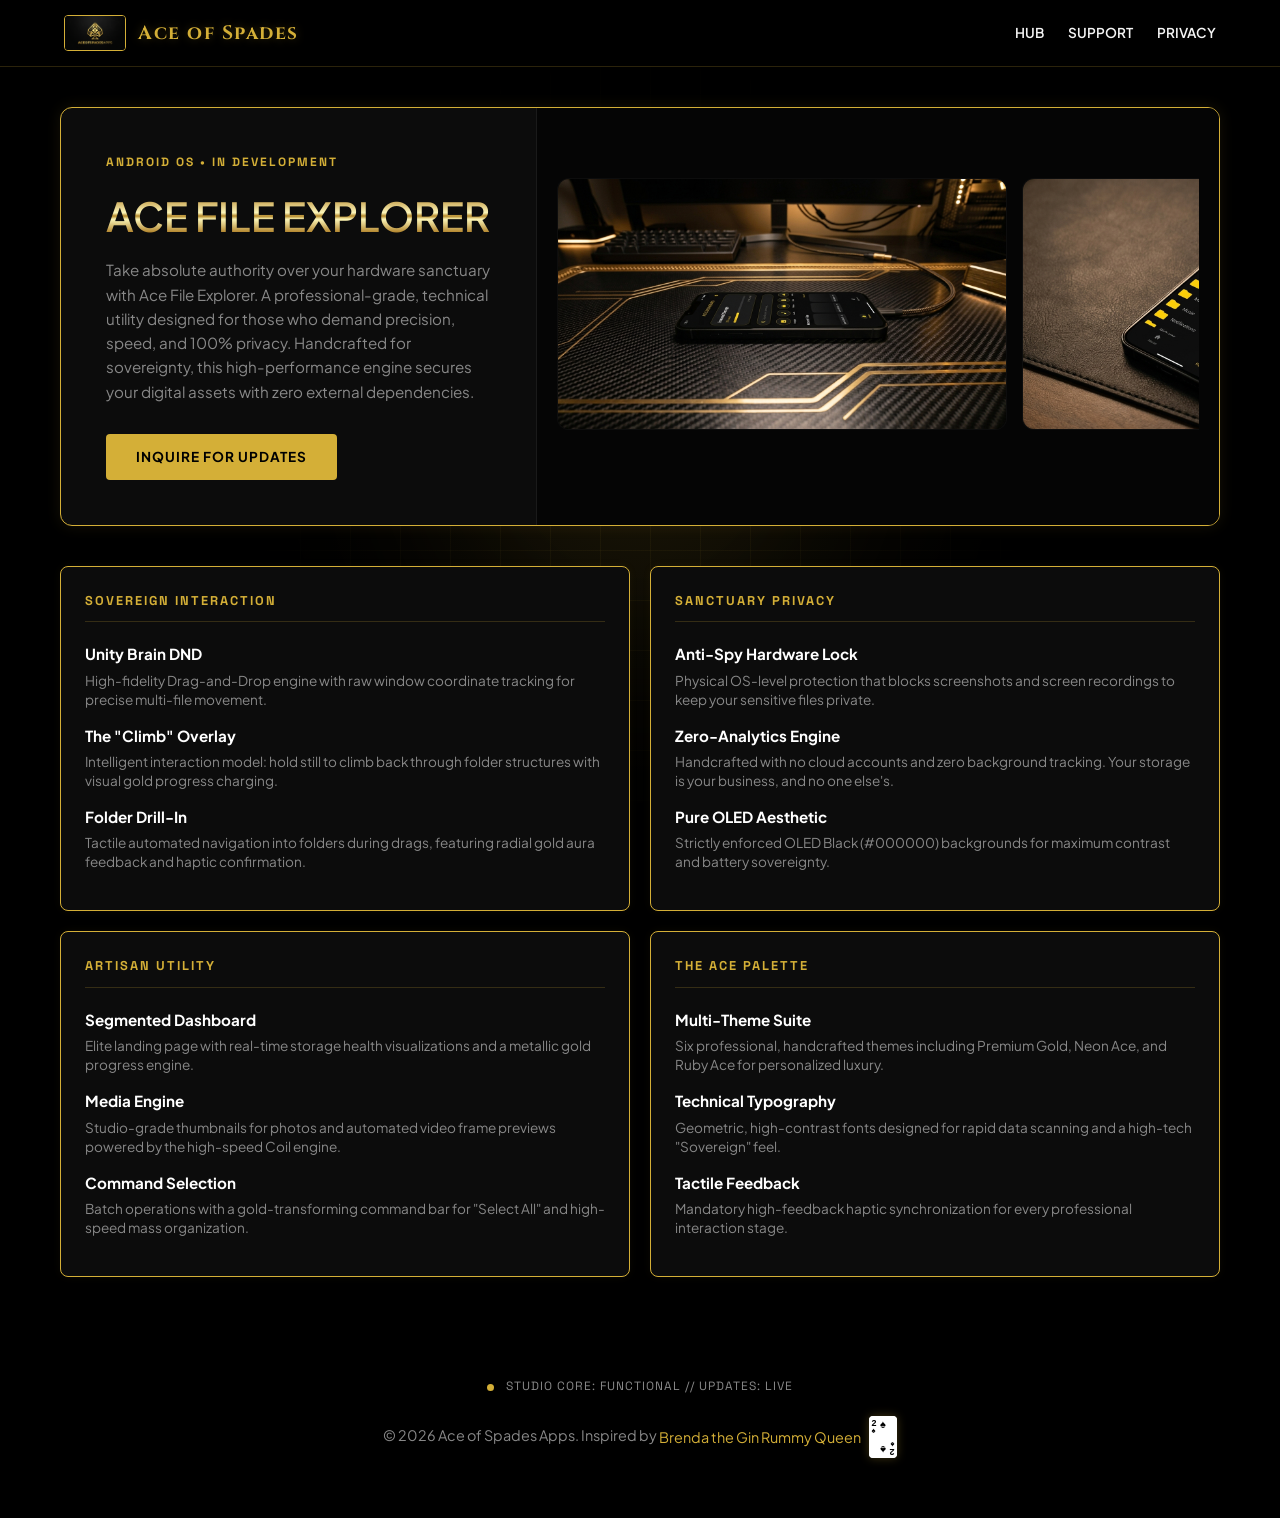
<file: explorer.html>
<!DOCTYPE html>
<html lang="en">
<head>
    <meta charset="UTF-8">
    <meta name="viewport" content="width=device-width, initial-scale=1.0">
    <meta name="description" content="Ace File Explorer by Ace of Spades Apps. Professional-grade, privacy-first file management with Sovereign interaction and elite aesthetics.">
    <link rel="canonical" href="https://aceofspadesapps.com/explorer.html">
    <title>ACE FILE EXPLORER - Ace of Spades Apps</title>
    <link rel="preconnect" href="https://fonts.googleapis.com">
    <link rel="preconnect" href="https://fonts.gstatic.com" crossorigin>
    <link href="https://fonts.googleapis.com/css2?family=Plus+Jakarta+Sans:wght@300;400;500;600;700&family=Space+Grotesk:wght@400;500;700&family=Cinzel:wght@700;900&display=swap" rel="stylesheet">
    <link rel="stylesheet" href="style.css">
    <link rel="icon" type="image/png" href="logo.png">
    <style>
        .matrix-grid { display: grid; grid-template-columns: repeat(2, 1fr); gap: 20px; margin-top: 40px; }
        .matrix-column { background: #0c0c0c; border: 1px solid var(--gold) !important; border-radius: 8px; padding: 24px; box-shadow: 0 0 10px rgba(212, 175, 55, 0.05); }
        .matrix-header { color: var(--gold); font-family: 'Space Grotesk', sans-serif; font-size: 0.8rem; font-weight: 700; letter-spacing: 2px; text-transform: uppercase; margin-bottom: 20px; border-bottom: 1px solid var(--gold-mute); padding-bottom: 10px; }
        .feature-item { margin-bottom: 15px; }
        .feature-item h4 { color: #fff; font-size: 0.95rem; margin-bottom: 4px; }
        .feature-item p { color: var(--text-muted); font-size: 0.85rem; line-height: 1.4; }
        @media (max-width: 768px) { .matrix-grid { grid-template-columns: 1fr; } }
    </style>
</head>
<body style="background:#000;">

    <header>
        <a href="index.html" class="logo-container">
            <img src="logo.png" alt="Logo" class="logo-img">
            <span class="brand-name">Ace of Spades</span>
        </a>
        <nav>
            <a href="index.html">Hub</a>
            <a href="support.html">Support</a>
            <a href="privacy.html">Privacy</a>
        </nav>
    </header>

    <main class="container">
        <div class="app-section-container">
            <div class="app-info-panel">
                <div class="tech-mono" style="color: var(--gold); font-size: 0.75rem; letter-spacing: 2px; font-weight: 700; text-transform: uppercase; margin-bottom: 12px;">Android OS • In Development</div>
                <h2 class="metallic-gold" style="font-size: 2.5rem; font-weight: 600; margin: 0 0 10px 0;">ACE FILE EXPLORER</h2>

                <p style="color: var(--text-muted); font-size: 0.95rem; line-height: 1.6; margin-bottom: 30px;">
                    Take absolute authority over your hardware sanctuary with Ace File Explorer. A professional-grade, technical utility designed for those who demand precision, speed, and 100% privacy. Handcrafted for sovereignty, this high-performance engine secures your digital assets with zero external dependencies.
                </p>

                <div class="cta-container">
                    <a href="mailto:support@aceofspadesapps.com?subject=INQUIRY: ACE FILE EXPLORER DEVELOPMENT" class="btn">Inquire for Updates</a>
                </div>
            </div>

            <div class="showcase-panel">
                <div class="preview-slider-container">
                    <div class="slider-item item-wide"><img src="explorer-photos/explorer-1.jpeg" alt="Ace Explorer Studio View 1"></div>
                    <div class="slider-item item-wide"><img src="explorer-photos/explorer-2.jpeg" alt="Ace Explorer Studio View 2"></div>
                    <div class="slider-item item-wide"><img src="explorer-photos/explorer-3.jpeg" alt="Ace Explorer Studio View 3"></div>
                </div>
            </div>
        </div>

        <!-- Studio Insights -->
        <div class="matrix-grid">
            <div class="matrix-column">
                <div class="matrix-header">Sovereign Interaction</div>
                <div class="feature-item">
                    <h4>Unity Brain DND</h4>
                    <p>High-fidelity Drag-and-Drop engine with raw window coordinate tracking for precise multi-file movement.</p>
                </div>
                <div class="feature-item">
                    <h4>The "Climb" Overlay</h4>
                    <p>Intelligent interaction model: hold still to climb back through folder structures with visual gold progress charging.</p>
                </div>
                <div class="feature-item">
                    <h4>Folder Drill-In</h4>
                    <p>Tactile automated navigation into folders during drags, featuring radial gold aura feedback and haptic confirmation.</p>
                </div>
            </div>

            <div class="matrix-column">
                <div class="matrix-header">Sanctuary Privacy</div>
                <div class="feature-item">
                    <h4>Anti-Spy Hardware Lock</h4>
                    <p>Physical OS-level protection that blocks screenshots and screen recordings to keep your sensitive files private.</p>
                </div>
                <div class="feature-item">
                    <h4>Zero-Analytics Engine</h4>
                    <p>Handcrafted with no cloud accounts and zero background tracking. Your storage is your business, and no one else's.</p>
                </div>
                <div class="feature-item">
                    <h4>Pure OLED Aesthetic</h4>
                    <p>Strictly enforced OLED Black (#000000) backgrounds for maximum contrast and battery sovereignty.</p>
                </div>
            </div>

            <div class="matrix-column">
                <div class="matrix-header">Artisan Utility</div>
                <div class="feature-item">
                    <h4>Segmented Dashboard</h4>
                    <p>Elite landing page with real-time storage health visualizations and a metallic gold progress engine.</p>
                </div>
                <div class="feature-item">
                    <h4>Media Engine</h4>
                    <p>Studio-grade thumbnails for photos and automated video frame previews powered by the high-speed Coil engine.</p>
                </div>
                <div class="feature-item">
                    <h4>Command Selection</h4>
                    <p>Batch operations with a gold-transforming command bar for "Select All" and high-speed mass organization.</p>
                </div>
            </div>

            <div class="matrix-column">
                <div class="matrix-header">The ACE Palette</div>
                <div class="feature-item">
                    <h4>Multi-Theme Suite</h4>
                    <p>Six professional, handcrafted themes including Premium Gold, Neon Ace, and Ruby Ace for personalized luxury.</p>
                </div>
                <div class="feature-item">
                    <h4>Technical Typography</h4>
                    <p>Geometric, high-contrast fonts designed for rapid data scanning and a high-tech "Sovereign" feel.</p>
                </div>
                <div class="feature-item">
                    <h4>Tactile Feedback</h4>
                    <p>Mandatory high-feedback haptic synchronization for every professional interaction stage.</p>
                </div>
            </div>
        </div>
    </main>

    <!-- Footer -->
    <footer>
        <div class="tech-mono" style="font-size: 0.75rem; color: var(--text-muted); margin-bottom: 20px; letter-spacing: 1px;">
            <span class="pulse-dot"></span> STUDIO CORE: FUNCTIONAL // UPDATES: LIVE
        </div>

        <p>&copy; 2026 Ace of Spades Apps. Inspired by <span style="color: var(--gold); display: inline-flex; align-items: center; gap: 8px; vertical-align: middle;">
            Brenda the Gin Rummy Queen
            <svg width="28" height="42" viewBox="0 0 28 42" style="display: inline-block; vertical-align: middle; background: #ffffff !important; border-radius: 4px; box-shadow: 0 0 10px rgba(212, 175, 55, 0.3); color-scheme: light; forced-color-adjust: none;">
                <rect width="28" height="42" fill="#ffffff" rx="4" />
                <text x="2.5" y="9.5" font-family="'Helvetica Neue', Helvetica, Arial, sans-serif" font-size="9" font-weight="900" fill="#000000">2</text>
                <text x="2.5" y="16.5" font-family="'Helvetica Neue', Helvetica, Arial, sans-serif" font-size="7.5" fill="#000000">♠</text>
                <text x="14" y="11.5" font-family="'Helvetica Neue', Helvetica, Arial, sans-serif" font-size="11" fill="#000000" text-anchor="middle">♠</text>
                <text x="14" y="36.5" font-family="'Helvetica Neue', Helvetica, Arial, sans-serif" font-size="11" fill="#000000" text-anchor="middle" transform="rotate(180, 14, 33)">♠</text>
                <g transform="translate(28, 42) rotate(180)">
                    <text x="2.5" y="9.5" font-family="'Helvetica Neue', Helvetica, Arial, sans-serif" font-size="9" font-weight="900" fill="#000000">2</text>
                    <text x="2.5" y="16.5" font-family="'Helvetica Neue', Helvetica, Arial, sans-serif" font-size="7.5" fill="#000000">♠</text>
                </g>
            </svg>
        </span></p>
    </footer>

    <script>
        const slider = document.querySelector('.preview-slider-container');
        if (slider) {
            slider.addEventListener('wheel', (e) => {
                if (e.deltaY !== 0) {
                    e.preventDefault();
                    slider.scrollLeft += e.deltaY;
                }
            }, { passive: false });
        }

        document.addEventListener('mousemove', (e) => {
            document.body.style.setProperty('--mouse-x', (e.clientX / window.innerWidth * 100) + '%');
            document.body.style.setProperty('--mouse-y', (e.clientY / window.innerHeight * 100) + '%');
        });
    </script>

</body>
</html>
</file>
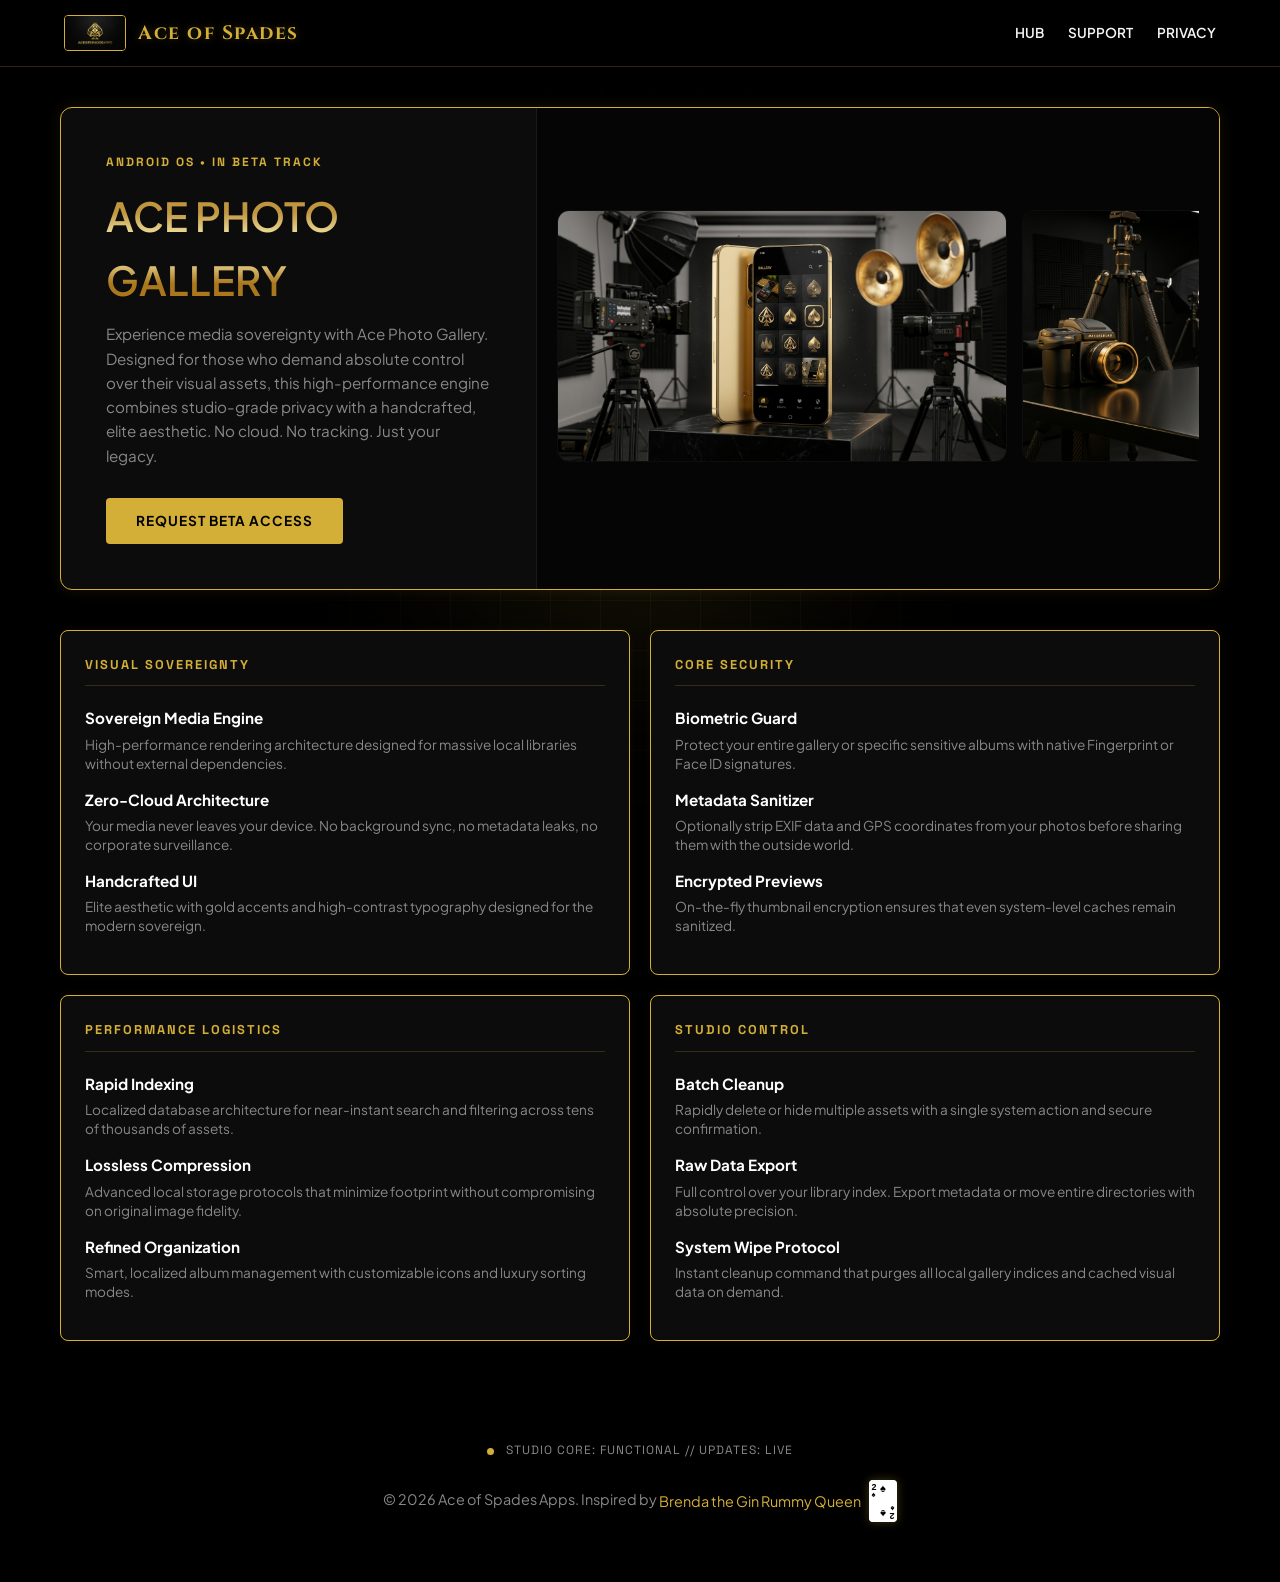
<file: gallery.html>
<!DOCTYPE html>
<html lang="en">
<head>
    <meta charset="UTF-8">
    <meta name="viewport" content="width=device-width, initial-scale=1.0">
    <meta name="description" content="Ace Photo Gallery by Ace of Spades Apps. High-performance, privacy-first media management with zero-cloud architecture and elite aesthetics.">
    <link rel="canonical" href="https://aceofspadesapps.com/gallery.html">
    <title>ACE PHOTO GALLERY - Ace of Spades Apps</title>
    <link rel="preconnect" href="https://fonts.googleapis.com">
    <link rel="preconnect" href="https://fonts.gstatic.com" crossorigin>
    <link href="https://fonts.googleapis.com/css2?family=Plus+Jakarta+Sans:wght@300;400;500;600;700&family=Space+Grotesk:wght@400;500;700&family=Cinzel:wght@700;900&display=swap" rel="stylesheet">
    <link rel="stylesheet" href="style.css">
    <link rel="icon" type="image/png" href="logo.png">
    <style>
        .matrix-grid { display: grid; grid-template-columns: repeat(2, 1fr); gap: 20px; margin-top: 40px; }
        .matrix-column { background: #0c0c0c; border: 1px solid var(--gold) !important; border-radius: 8px; padding: 24px; box-shadow: 0 0 10px rgba(212, 175, 55, 0.05); }
        .matrix-header { color: var(--gold); font-family: 'Space Grotesk', sans-serif; font-size: 0.8rem; font-weight: 700; letter-spacing: 2px; text-transform: uppercase; margin-bottom: 20px; border-bottom: 1px solid var(--gold-mute); padding-bottom: 10px; }
        .feature-item { margin-bottom: 15px; }
        .feature-item h4 { color: #fff; font-size: 0.95rem; margin-bottom: 4px; }
        .feature-item p { color: var(--text-muted); font-size: 0.85rem; line-height: 1.4; }
        @media (max-width: 768px) { .matrix-grid { grid-template-columns: 1fr; } }
    </style>
</head>
<body style="background:#000;">

    <header>
        <a href="index.html" class="logo-container">
            <img src="logo.png" alt="Logo" class="logo-img">
            <span class="brand-name">Ace of Spades</span>
        </a>
        <nav>
            <a href="index.html">Hub</a>
            <a href="support.html">Support</a>
            <a href="privacy.html">Privacy</a>
        </nav>
    </header>

    <main class="container">
        <div class="app-section-container">
            <div class="app-info-panel">
                <div class="tech-mono" style="color: var(--gold); font-size: 0.75rem; letter-spacing: 2px; font-weight: 700; text-transform: uppercase; margin-bottom: 12px;">Android OS • In Beta Track</div>
                <h2 class="metallic-gold" style="font-size: 2.5rem; font-weight: 600; margin: 0 0 10px 0;">ACE PHOTO GALLERY</h2>

                <p style="color: var(--text-muted); font-size: 0.95rem; line-height: 1.6; margin-bottom: 30px;">
                    Experience media sovereignty with Ace Photo Gallery. Designed for those who demand absolute control over their visual assets, this high-performance engine combines studio-grade privacy with a handcrafted, elite aesthetic. No cloud. No tracking. Just your legacy.
                </p>

                <div class="cta-container">
                    <a href="mailto:support@aceofspadesapps.com?subject=BETA ACCESS REQUEST: ACE PHOTO GALLERY" class="btn">Request Beta Access</a>
                </div>
            </div>

            <div class="showcase-panel">
                <div class="preview-slider-container">
                    <div class="slider-item item-wide"><img src="gallery-photos/Gold_smartphone_in_photo_studio_202607241346.jpeg" alt="Ace Gallery Studio View 1"></div>
                    <div class="slider-item item-wide"><img src="gallery-photos/Gold_smartphone_in_photo_studio_202607241349.jpeg" alt="Ace Gallery Studio View 2"></div>
                    <div class="slider-item item-wide"><img src="gallery-photos/Gold_smartphone_in_photo_studio_202607241351.jpeg" alt="Ace Gallery Studio View 3"></div>
                </div>
            </div>
        </div>

        <!-- Studio Insights -->
        <div class="matrix-grid">
            <div class="matrix-column">
                <div class="matrix-header">Visual Sovereignty</div>
                <div class="feature-item">
                    <h4>Sovereign Media Engine</h4>
                    <p>High-performance rendering architecture designed for massive local libraries without external dependencies.</p>
                </div>
                <div class="feature-item">
                    <h4>Zero-Cloud Architecture</h4>
                    <p>Your media never leaves your device. No background sync, no metadata leaks, no corporate surveillance.</p>
                </div>
                <div class="feature-item">
                    <h4>Handcrafted UI</h4>
                    <p>Elite aesthetic with gold accents and high-contrast typography designed for the modern sovereign.</p>
                </div>
            </div>

            <div class="matrix-column">
                <div class="matrix-header">Core Security</div>
                <div class="feature-item">
                    <h4>Biometric Guard</h4>
                    <p>Protect your entire gallery or specific sensitive albums with native Fingerprint or Face ID signatures.</p>
                </div>
                <div class="feature-item">
                    <h4>Metadata Sanitizer</h4>
                    <p>Optionally strip EXIF data and GPS coordinates from your photos before sharing them with the outside world.</p>
                </div>
                <div class="feature-item">
                    <h4>Encrypted Previews</h4>
                    <p>On-the-fly thumbnail encryption ensures that even system-level caches remain sanitized.</p>
                </div>
            </div>

            <div class="matrix-column">
                <div class="matrix-header">Performance Logistics</div>
                <div class="feature-item">
                    <h4>Rapid Indexing</h4>
                    <p>Localized database architecture for near-instant search and filtering across tens of thousands of assets.</p>
                </div>
                <div class="feature-item">
                    <h4>Lossless Compression</h4>
                    <p>Advanced local storage protocols that minimize footprint without compromising on original image fidelity.</p>
                </div>
                <div class="feature-item">
                    <h4>Refined Organization</h4>
                    <p>Smart, localized album management with customizable icons and luxury sorting modes.</p>
                </div>
            </div>

            <div class="matrix-column">
                <div class="matrix-header">Studio Control</div>
                <div class="feature-item">
                    <h4>Batch Cleanup</h4>
                    <p>Rapidly delete or hide multiple assets with a single system action and secure confirmation.</p>
                </div>
                <div class="feature-item">
                    <h4>Raw Data Export</h4>
                    <p>Full control over your library index. Export metadata or move entire directories with absolute precision.</p>
                </div>
                <div class="feature-item">
                    <h4>System Wipe Protocol</h4>
                    <p>Instant cleanup command that purges all local gallery indices and cached visual data on demand.</p>
                </div>
            </div>
        </div>
    </main>

    <!-- Footer -->
    <footer>
        <div class="tech-mono" style="font-size: 0.75rem; color: var(--text-muted); margin-bottom: 20px; letter-spacing: 1px;">
            <span class="pulse-dot"></span> STUDIO CORE: FUNCTIONAL // UPDATES: LIVE
        </div>

        <p>&copy; 2026 Ace of Spades Apps. Inspired by <span style="color: var(--gold); display: inline-flex; align-items: center; gap: 8px; vertical-align: middle;">
            Brenda the Gin Rummy Queen
            <svg width="28" height="42" viewBox="0 0 28 42" style="display: inline-block; vertical-align: middle; background: #ffffff !important; border-radius: 4px; box-shadow: 0 0 10px rgba(212, 175, 55, 0.3); color-scheme: light; forced-color-adjust: none;">
                <rect width="28" height="42" fill="#ffffff" rx="4" />
                <text x="2.5" y="9.5" font-family="'Helvetica Neue', Helvetica, Arial, sans-serif" font-size="9" font-weight="900" fill="#000000">2</text>
                <text x="2.5" y="16.5" font-family="'Helvetica Neue', Helvetica, Arial, sans-serif" font-size="7.5" fill="#000000">♠</text>
                <text x="14" y="11.5" font-family="'Helvetica Neue', Helvetica, Arial, sans-serif" font-size="11" fill="#000000" text-anchor="middle">♠</text>
                <text x="14" y="36.5" font-family="'Helvetica Neue', Helvetica, Arial, sans-serif" font-size="11" fill="#000000" text-anchor="middle" transform="rotate(180, 14, 33)">♠</text>
                <g transform="translate(28, 42) rotate(180)">
                    <text x="2.5" y="9.5" font-family="'Helvetica Neue', Helvetica, Arial, sans-serif" font-size="9" font-weight="900" fill="#000000">2</text>
                    <text x="2.5" y="16.5" font-family="'Helvetica Neue', Helvetica, Arial, sans-serif" font-size="7.5" fill="#000000">♠</text>
                </g>
            </svg>
        </span></p>
    </footer>

    <script>
        const slider = document.querySelector('.preview-slider-container');
        if (slider) {
            slider.addEventListener('wheel', (e) => {
                if (e.deltaY !== 0) {
                    e.preventDefault();
                    slider.scrollLeft += e.deltaY;
                }
            }, { passive: false });
        }

        document.addEventListener('mousemove', (e) => {
            document.body.style.setProperty('--mouse-x', (e.clientX / window.innerWidth * 100) + '%');
            document.body.style.setProperty('--mouse-y', (e.clientY / window.innerHeight * 100) + '%');
        });
    </script>

</body>
</html>
</file>
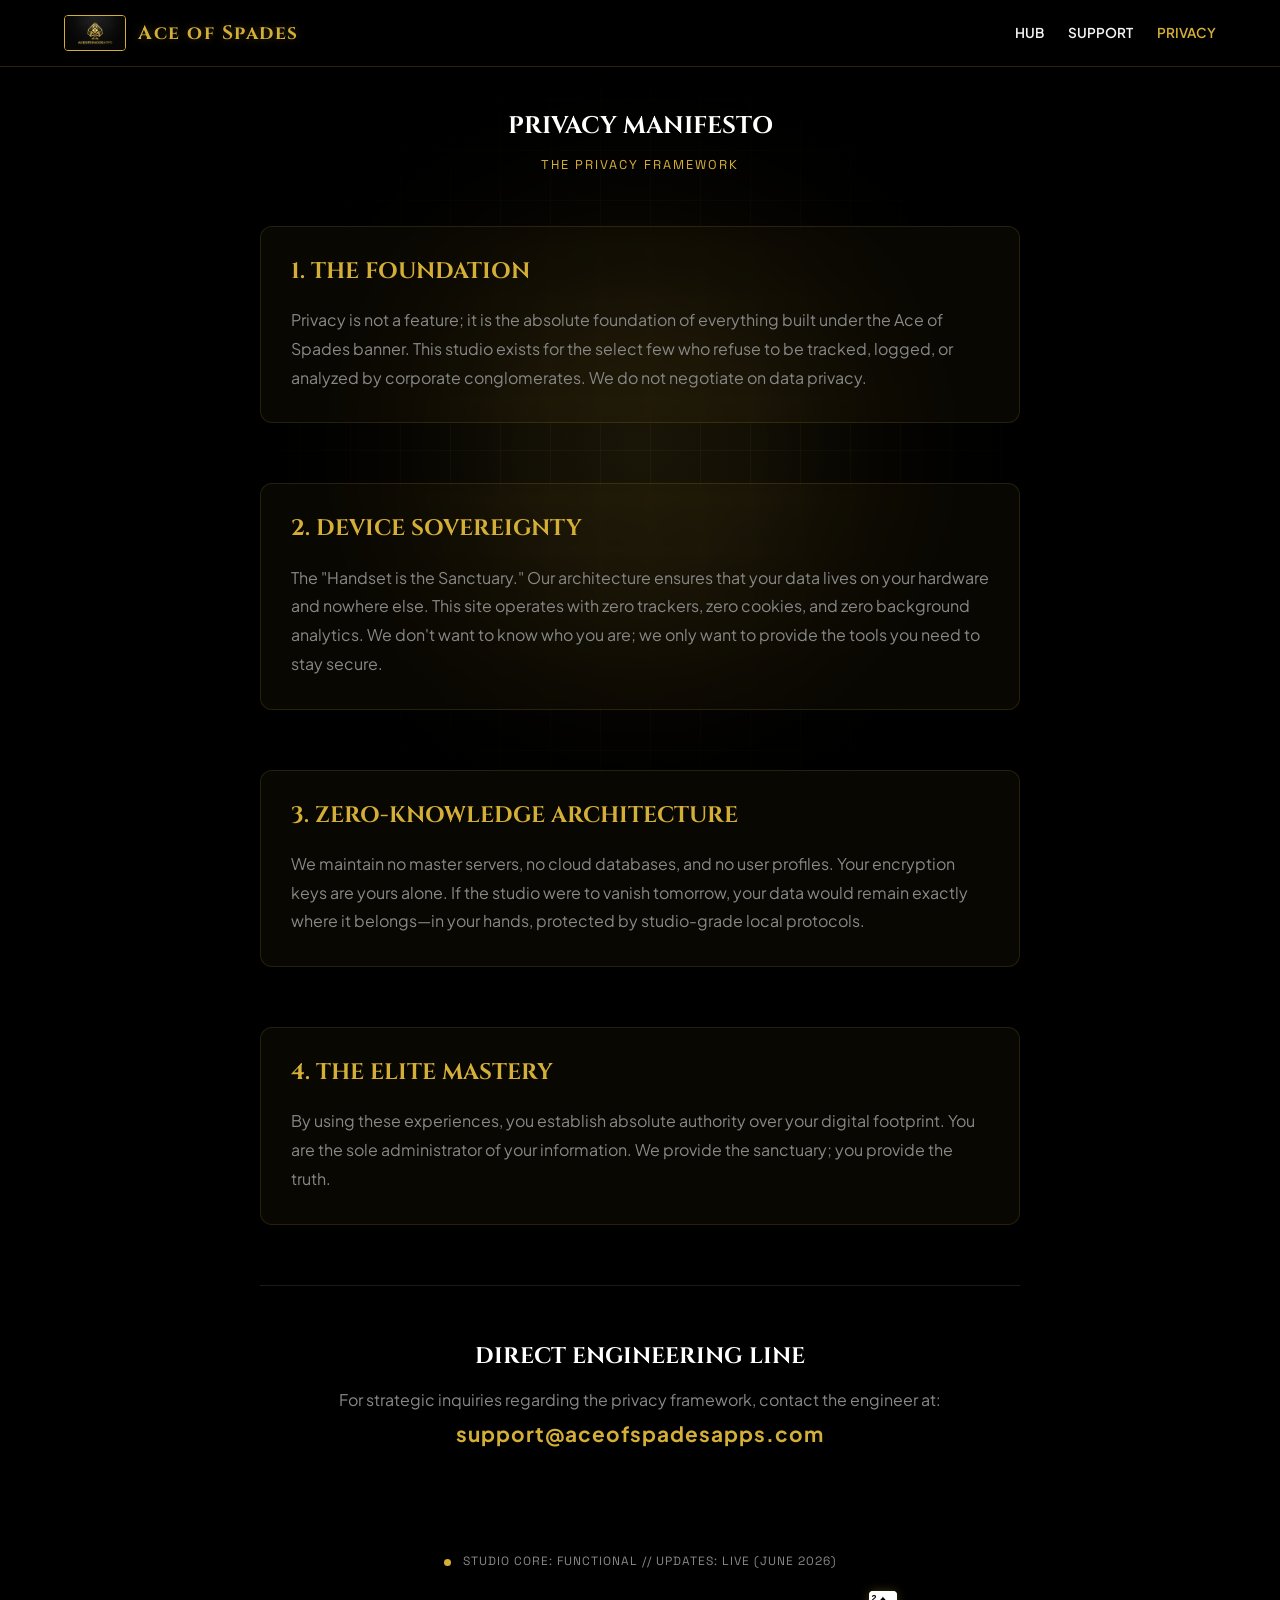
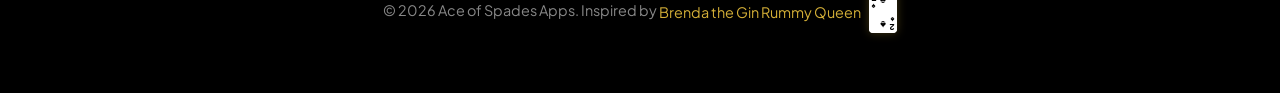
<file: privacy.html>
<!DOCTYPE html>
<html lang="en">
<head>
    <meta charset="UTF-8">
    <meta name="viewport" content="width=device-width, initial-scale=1.0">
    <meta name="description" content="Ace of Spades Privacy Manifesto. Device sovereignty and absolute privacy architecture for those who refuse to be tracked.">
    <link rel="canonical" href="https://aceofspadesapps.com/privacy.html">
    <title>Ace of Spades Apps - Privacy Manifesto</title>
    <link rel="preconnect" href="https://fonts.googleapis.com">
    <link rel="preconnect" href="https://fonts.gstatic.com" crossorigin>
    <link href="https://fonts.googleapis.com/css2?family=Plus+Jakarta+Sans:wght@300;400;500;600;700&family=Space+Grotesk:wght@400;500;700&family=Cinzel:wght@700;900&display=swap" rel="stylesheet">
    <link rel="stylesheet" href="style.css">
    <link rel="icon" type="image/png" href="logo.png">
    <style>
        #loader {
            position: fixed;
            top: 0; left: 0; width: 100%; height: 100%;
            background: #000;
            display: flex;
            align-items: center;
            justify-content: center;
            z-index: 10000;
            transition: opacity 0.5s ease;
            font-family: 'Space Grotesk', sans-serif;
            color: var(--gold);
            letter-spacing: 2px;
            font-size: 0.8rem;
            text-transform: uppercase;
        }
    </style>
</head>
<body style="background:#000;">

    <header>
        <a href="index.html" class="logo-container">
            <img src="logo.png" alt="Logo" class="logo-img">
            <span class="brand-name">Ace of Spades</span>
        </a>
        <nav>
            <a href="index.html">Hub</a>
            <a href="support.html">Support</a>
            <a href="privacy.html" class="active">Privacy</a>
        </nav>
    </header>

    <main class="container" style="max-width: 800px;">
        <h2 style="font-family: 'Cinzel', serif; color: #fff; text-align: center; margin-bottom: 10px;">PRIVACY MANIFESTO</h2>
        <p class="tech-mono" style="color: var(--gold); font-size: 0.8rem; margin-bottom: 50px; text-align: center; letter-spacing: 2px;">THE PRIVACY FRAMEWORK</p>

        <div style="line-height: 1.8; color: var(--text-muted); font-size: 1rem;">

            <div class="manifesto-box">
                <h3 style="color: var(--gold); font-size: 1.4rem; font-family: 'Cinzel', serif;">1. THE FOUNDATION</h3>
                <p>Privacy is not a feature; it is the absolute foundation of everything built under the Ace of Spades banner. This studio exists for the select few who refuse to be tracked, logged, or analyzed by corporate conglomerates. We do not negotiate on data privacy.</p>
            </div>

            <div class="manifesto-box">
                <h3 style="color: var(--gold); font-size: 1.4rem; font-family: 'Cinzel', serif;">2. DEVICE SOVEREIGNTY</h3>
                <p>The "Handset is the Sanctuary." Our architecture ensures that your data lives on your hardware and nowhere else. This site operates with zero trackers, zero cookies, and zero background analytics. We don't want to know who you are; we only want to provide the tools you need to stay secure.</p>
            </div>

            <div class="manifesto-box">
                <h3 style="color: var(--gold); font-size: 1.4rem; font-family: 'Cinzel', serif;">3. ZERO-KNOWLEDGE ARCHITECTURE</h3>
                <p>We maintain no master servers, no cloud databases, and no user profiles. Your encryption keys are yours alone. If the studio were to vanish tomorrow, your data would remain exactly where it belongs—in your hands, protected by studio-grade local protocols.</p>
            </div>

            <div class="manifesto-box">
                <h3 style="color: var(--gold); font-size: 1.4rem; font-family: 'Cinzel', serif;">4. THE ELITE MASTERY</h3>
                <p>By using these experiences, you establish absolute authority over your digital footprint. You are the sole administrator of your information. We provide the sanctuary; you provide the truth.</p>
            </div>

            <hr style="border: 0; border-top: 1px solid var(--border); margin: 50px 0;">

            <div style="text-align: center;">
                <h3 style="color: #ffffff; font-size: 1.4rem; margin-top: 30px; margin-bottom: 10px; font-family: 'Cinzel', serif;">DIRECT ENGINEERING LINE</h3>
                <p>For strategic inquiries regarding the privacy framework, contact the engineer at:</p>
                <a href="mailto:support@aceofspadesapps.com" class="email-link">support@aceofspadesapps.com</a>
            </div>

        </div>
    </main>

    <!-- Footer -->
    <footer>
        <div class="tech-mono" style="font-size: 0.75rem; color: var(--text-muted); margin-bottom: 20px; letter-spacing: 1px;">
            <span class="pulse-dot"></span> STUDIO CORE: FUNCTIONAL // UPDATES: LIVE (JUNE 2026)
        </div>

        <p>&copy; 2026 Ace of Spades Apps. Inspired by <span style="color: var(--gold); display: inline-flex; align-items: center; gap: 8px; vertical-align: middle;">
            Brenda the Gin Rummy Queen
            <svg width="28" height="42" viewBox="0 0 28 42" style="display: inline-block; vertical-align: middle; background: #ffffff !important; border-radius: 4px; box-shadow: 0 0 10px rgba(212, 175, 55, 0.3); color-scheme: light; forced-color-adjust: none;">
                <rect width="28" height="42" fill="#ffffff" rx="4" />
                <text x="2.5" y="9.5" font-family="'Helvetica Neue', Helvetica, Arial, sans-serif" font-size="9" font-weight="900" fill="#000000">2</text>
                <text x="2.5" y="16.5" font-family="'Helvetica Neue', Helvetica, Arial, sans-serif" font-size="7.5" fill="#000000">♠</text>
                <text x="14" y="11.5" font-family="'Helvetica Neue', Helvetica, Arial, sans-serif" font-size="11" fill="#000000" text-anchor="middle">♠</text>
                <text x="14" y="36.5" font-family="'Helvetica Neue', Helvetica, Arial, sans-serif" font-size="11" fill="#000000" text-anchor="middle" transform="rotate(180, 14, 33)">♠</text>
                <g transform="translate(28, 42) rotate(180)">
                    <text x="2.5" y="9.5" font-family="'Helvetica Neue', Helvetica, Arial, sans-serif" font-size="9" font-weight="900" fill="#000000">2</text>
                    <text x="2.5" y="16.5" font-family="'Helvetica Neue', Helvetica, Arial, sans-serif" font-size="7.5" fill="#000000">♠</text>
                </g>
            </svg>
        </span></p>
    </footer>

    <script>
        document.addEventListener('mousemove', (e) => {
            document.body.style.setProperty('--mouse-x', (e.clientX / window.innerWidth * 100) + '%');
            document.body.style.setProperty('--mouse-y', (e.clientY / window.innerHeight * 100) + '%');
        });
    </script>

</body>
</html>
</file>
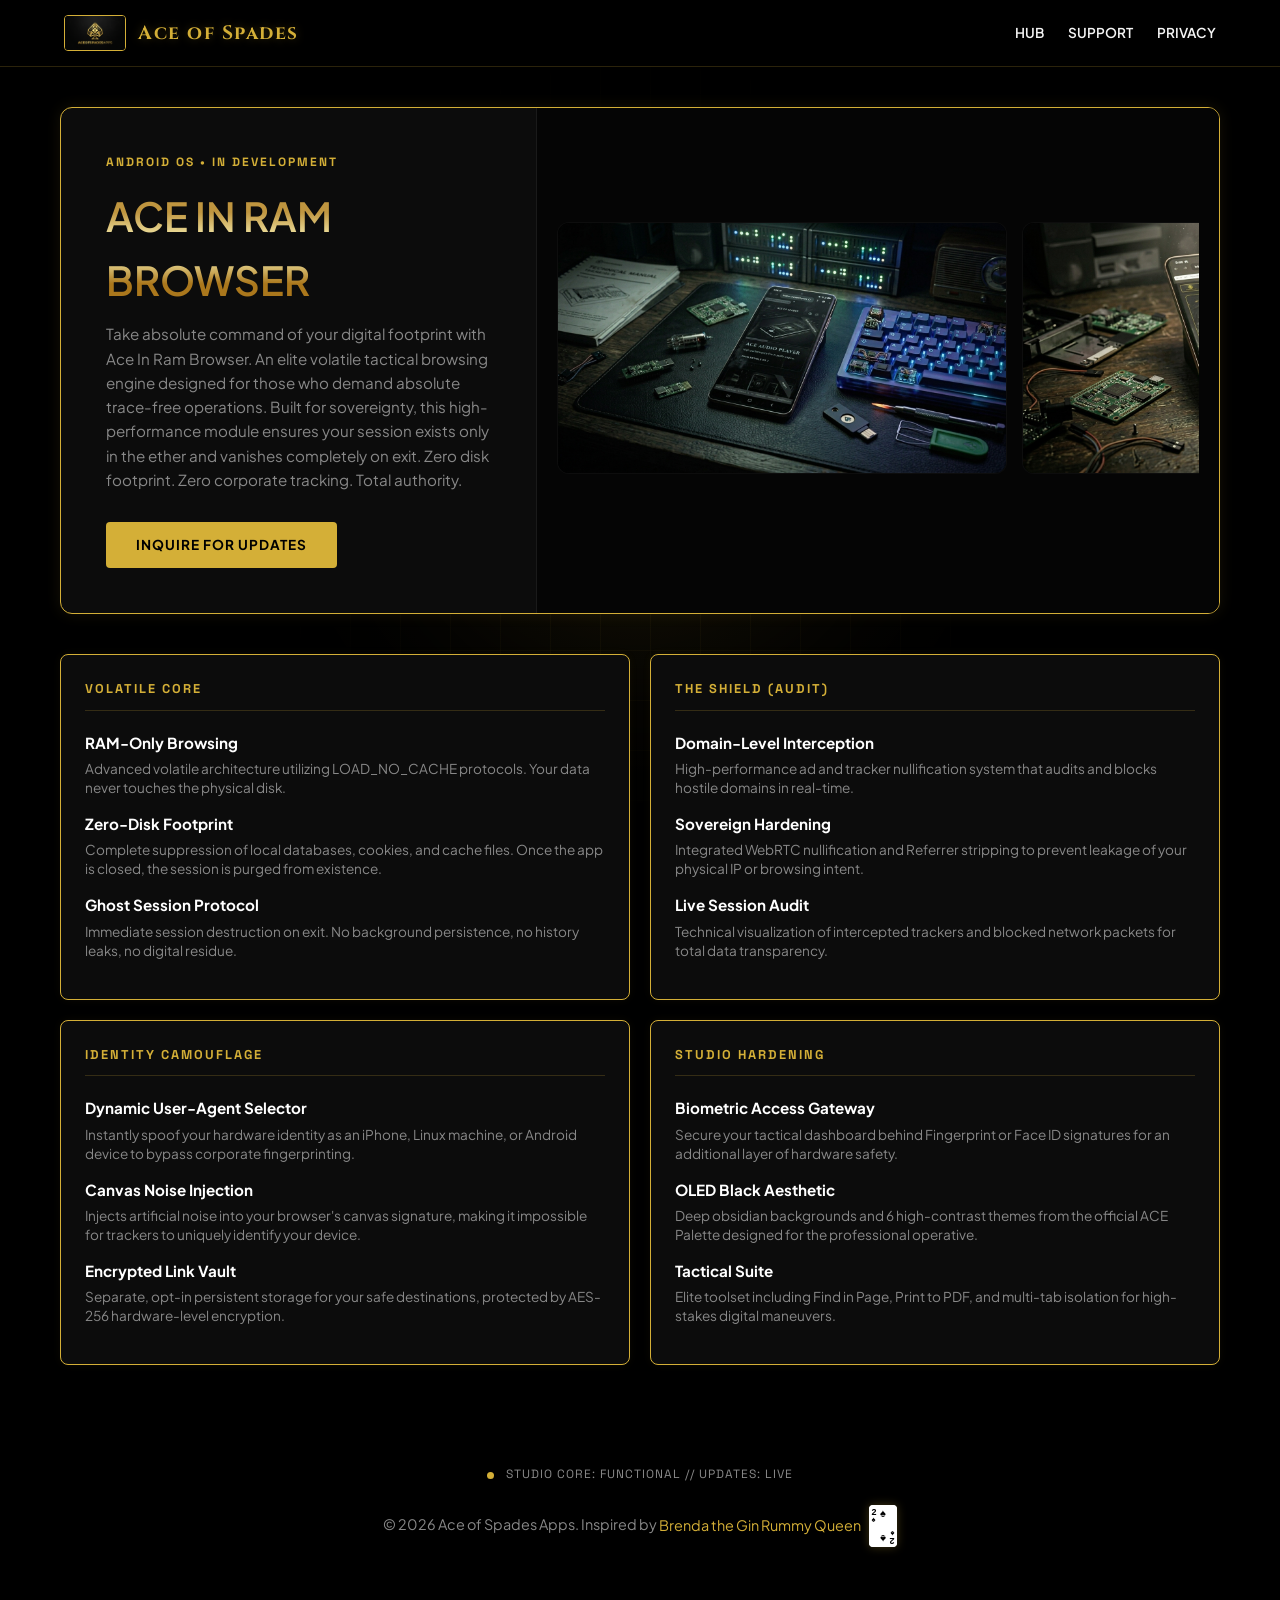
<file: rambrowser.html>
<!DOCTYPE html>
<html lang="en">
<head>
    <meta charset="UTF-8">
    <meta name="viewport" content="width=device-width, initial-scale=1.0">
    <meta name="description" content="Ace In Ram Browser by Ace of Spades Apps. Volatile tactical browsing engine with zero disk footprint and elite security shielding.">
    <link rel="canonical" href="https://aceofspadesapps.com/rambrowser.html">
    <title>ACE IN RAM BROWSER - Ace of Spades Apps</title>
    <link rel="preconnect" href="https://fonts.googleapis.com">
    <link rel="preconnect" href="https://fonts.gstatic.com" crossorigin>
    <link href="https://fonts.googleapis.com/css2?family=Plus+Jakarta+Sans:wght@300;400;500;600;700&family=Space+Grotesk:wght@400;500;700&family=Cinzel:wght@700;900&display=swap" rel="stylesheet">
    <link rel="stylesheet" href="style.css">
    <link rel="icon" type="image/png" href="logo.png">
    <style>
        .matrix-grid { display: grid; grid-template-columns: repeat(2, 1fr); gap: 20px; margin-top: 40px; }
        .matrix-column { background: #0c0c0c; border: 1px solid var(--gold) !important; border-radius: 8px; padding: 24px; box-shadow: 0 0 10px rgba(212, 175, 55, 0.05); }
        .matrix-header { color: var(--gold); font-family: 'Space Grotesk', sans-serif; font-size: 0.8rem; font-weight: 700; letter-spacing: 2px; text-transform: uppercase; margin-bottom: 20px; border-bottom: 1px solid var(--gold-mute); padding-bottom: 10px; }
        .feature-item { margin-bottom: 15px; }
        .feature-item h4 { color: #fff; font-size: 0.95rem; margin-bottom: 4px; }
        .feature-item p { color: var(--text-muted); font-size: 0.85rem; line-height: 1.4; }
        @media (max-width: 768px) { .matrix-grid { grid-template-columns: 1fr; } }
    </style>
</head>
<body style="background:#000;">

    <header>
        <a href="index.html" class="logo-container">
            <img src="logo.png" alt="Logo" class="logo-img">
            <span class="brand-name">Ace of Spades</span>
        </a>
        <nav>
            <a href="index.html">Hub</a>
            <a href="support.html">Support</a>
            <a href="privacy.html">Privacy</a>
        </nav>
    </header>

    <main class="container">
        <div class="app-section-container">
            <div class="app-info-panel">
                <div class="tech-mono" style="color: var(--gold); font-size: 0.75rem; letter-spacing: 2px; font-weight: 700; text-transform: uppercase; margin-bottom: 12px;">Android OS • In Development</div>
                <h2 class="metallic-gold" style="font-size: 2.5rem; font-weight: 600; margin: 0 0 10px 0;">ACE IN RAM BROWSER</h2>

                <p style="color: var(--text-muted); font-size: 0.95rem; line-height: 1.6; margin-bottom: 30px;">
                    Take absolute command of your digital footprint with Ace In Ram Browser. An elite volatile tactical browsing engine designed for those who demand absolute trace-free operations. Built for sovereignty, this high-performance module ensures your session exists only in the ether and vanishes completely on exit. Zero disk footprint. Zero corporate tracking. Total authority.
                </p>

                <div class="cta-container">
                    <a href="mailto:support@aceofspadesapps.com?subject=INQUIRY: ACE IN RAM BROWSER OPERATIONS" class="btn">Inquire for Updates</a>
                </div>
            </div>

            <div class="showcase-panel">
                <div class="preview-slider-container">
                    <div class="slider-item item-wide"><img src="ram-photos/ram-1.jpeg" alt="Ace In Ram Studio View 1"></div>
                    <div class="slider-item item-wide"><img src="ram-photos/ram-2.jpeg" alt="Ace In Ram Studio View 2"></div>
                    <div class="slider-item item-wide"><img src="ram-photos/ram-3.jpeg" alt="Ace In Ram Studio View 3"></div>
                </div>
            </div>
        </div>

        <!-- Studio Insights -->
        <div class="matrix-grid">
            <div class="matrix-column">
                <div class="matrix-header">Volatile Core</div>
                <div class="feature-item">
                    <h4>RAM-Only Browsing</h4>
                    <p>Advanced volatile architecture utilizing LOAD_NO_CACHE protocols. Your data never touches the physical disk.</p>
                </div>
                <div class="feature-item">
                    <h4>Zero-Disk Footprint</h4>
                    <p>Complete suppression of local databases, cookies, and cache files. Once the app is closed, the session is purged from existence.</p>
                </div>
                <div class="feature-item">
                    <h4>Ghost Session Protocol</h4>
                    <p>Immediate session destruction on exit. No background persistence, no history leaks, no digital residue.</p>
                </div>
            </div>

            <div class="matrix-column">
                <div class="matrix-header">The Shield (Audit)</div>
                <div class="feature-item">
                    <h4>Domain-Level Interception</h4>
                    <p>High-performance ad and tracker nullification system that audits and blocks hostile domains in real-time.</p>
                </div>
                <div class="feature-item">
                    <h4>Sovereign Hardening</h4>
                    <p>Integrated WebRTC nullification and Referrer stripping to prevent leakage of your physical IP or browsing intent.</p>
                </div>
                <div class="feature-item">
                    <h4>Live Session Audit</h4>
                    <p>Technical visualization of intercepted trackers and blocked network packets for total data transparency.</p>
                </div>
            </div>

            <div class="matrix-column">
                <div class="matrix-header">Identity Camouflage</div>
                <div class="feature-item">
                    <h4>Dynamic User-Agent Selector</h4>
                    <p>Instantly spoof your hardware identity as an iPhone, Linux machine, or Android device to bypass corporate fingerprinting.</p>
                </div>
                <div class="feature-item">
                    <h4>Canvas Noise Injection</h4>
                    <p>Injects artificial noise into your browser's canvas signature, making it impossible for trackers to uniquely identify your device.</p>
                </div>
                <div class="feature-item">
                    <h4>Encrypted Link Vault</h4>
                    <p>Separate, opt-in persistent storage for your safe destinations, protected by AES-256 hardware-level encryption.</p>
                </div>
            </div>

            <div class="matrix-column">
                <div class="matrix-header">Studio Hardening</div>
                <div class="feature-item">
                    <h4>Biometric Access Gateway</h4>
                    <p>Secure your tactical dashboard behind Fingerprint or Face ID signatures for an additional layer of hardware safety.</p>
                </div>
                <div class="feature-item">
                    <h4>OLED Black Aesthetic</h4>
                    <p>Deep obsidian backgrounds and 6 high-contrast themes from the official ACE Palette designed for the professional operative.</p>
                </div>
                <div class="feature-item">
                    <h4>Tactical Suite</h4>
                    <p>Elite toolset including Find in Page, Print to PDF, and multi-tab isolation for high-stakes digital maneuvers.</p>
                </div>
            </div>
        </div>
    </main>

    <!-- Footer -->
    <footer>
        <div class="tech-mono" style="font-size: 0.75rem; color: var(--text-muted); margin-bottom: 20px; letter-spacing: 1px;">
            <span class="pulse-dot"></span> STUDIO CORE: FUNCTIONAL // UPDATES: LIVE
        </div>

        <p>&copy; 2026 Ace of Spades Apps. Inspired by <span style="color: var(--gold); display: inline-flex; align-items: center; gap: 8px; vertical-align: middle;">
            Brenda the Gin Rummy Queen
            <svg width="28" height="42" viewBox="0 0 28 42" style="display: inline-block; vertical-align: middle; background: #ffffff !important; border-radius: 4px; box-shadow: 0 0 10px rgba(212, 175, 55, 0.3); color-scheme: light; forced-color-adjust: none;">
                <rect width="28" height="42" fill="#ffffff" rx="4" />
                <text x="2.5" y="9.5" font-family="'Helvetica Neue', Helvetica, Arial, sans-serif" font-size="9" font-weight="900" fill="#000000">2</text>
                <text x="2.5" y="16.5" font-family="'Helvetica Neue', Helvetica, Arial, sans-serif" font-size="7.5" fill="#000000">♠</text>
                <text x="14" y="11.5" font-family="'Helvetica Neue', Helvetica, Arial, sans-serif" font-size="11" fill="#000000" text-anchor="middle">♠</text>
                <text x="14" y="36.5" font-family="'Helvetica Neue', Helvetica, Arial, sans-serif" font-size="11" fill="#000000" text-anchor="middle" transform="rotate(180, 14, 33)">♠</text>
                <g transform="translate(28, 42) rotate(180)">
                    <text x="2.5" y="9.5" font-family="'Helvetica Neue', Helvetica, Arial, sans-serif" font-size="9" font-weight="900" fill="#000000">2</text>
                    <text x="2.5" y="16.5" font-family="'Helvetica Neue', Helvetica, Arial, sans-serif" font-size="7.5" fill="#000000">♠</text>
                </g>
            </svg>
        </span></p>
    </footer>

    <script>
        const slider = document.querySelector('.preview-slider-container');
        if (slider) {
            slider.addEventListener('wheel', (e) => {
                if (e.deltaY !== 0) {
                    e.preventDefault();
                    slider.scrollLeft += e.deltaY;
                }
            }, { passive: false });
        }

        document.addEventListener('mousemove', (e) => {
            document.body.style.setProperty('--mouse-x', (e.clientX / window.innerWidth * 100) + '%');
            document.body.style.setProperty('--mouse-y', (e.clientY / window.innerHeight * 100) + '%');
        });
    </script>

</body>
</html>
</file>
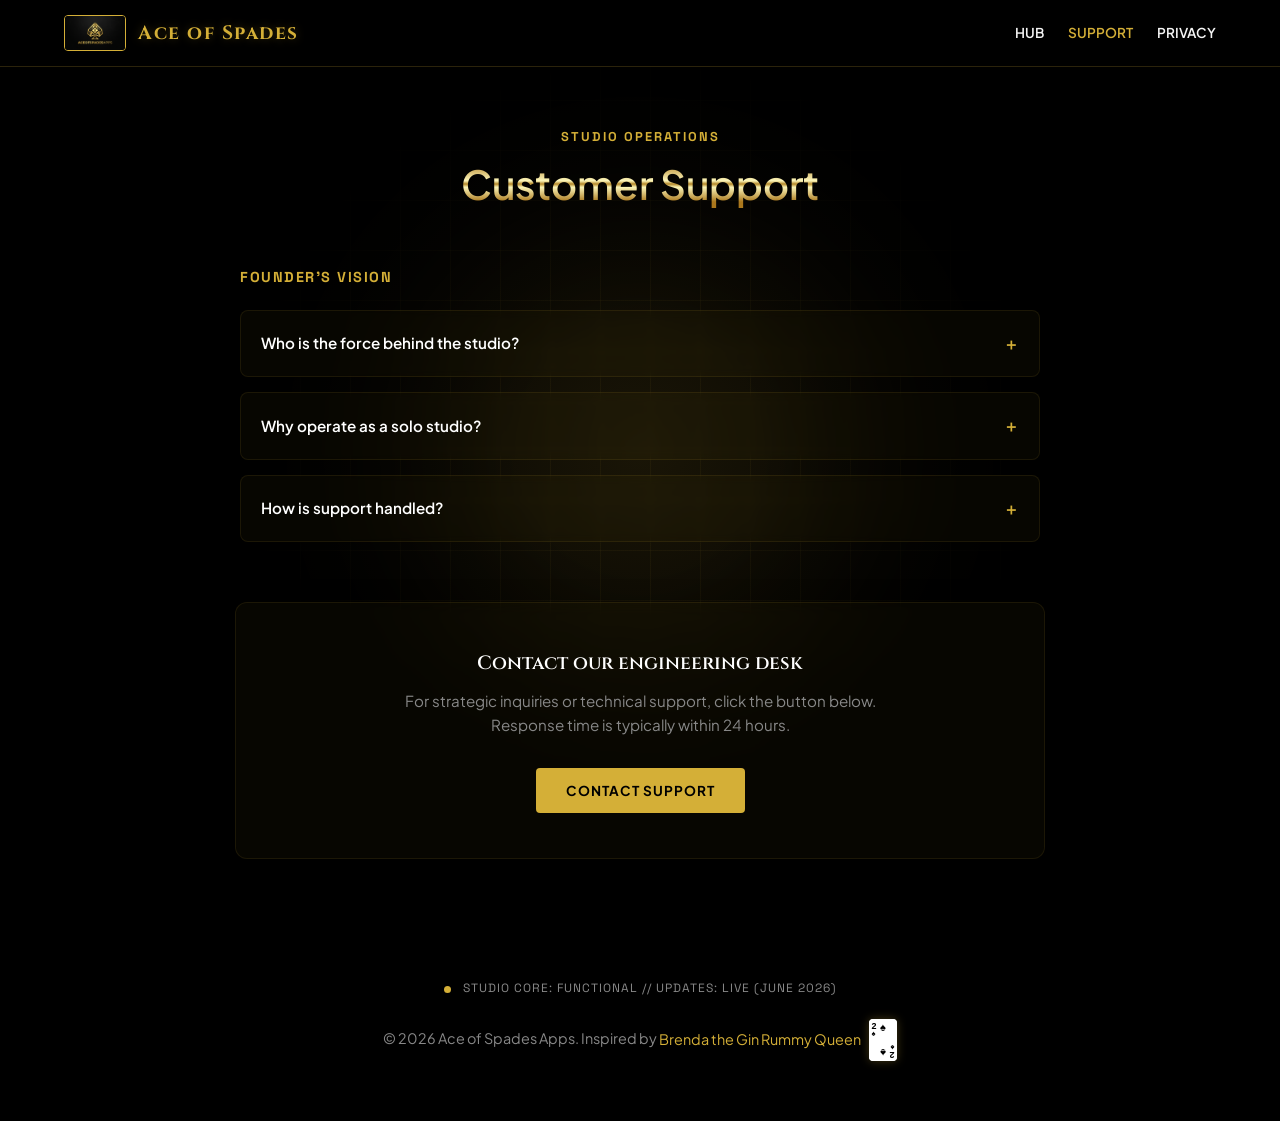
<file: support.html>
<!DOCTYPE html>
<html lang="en">
<head>
    <meta charset="UTF-8">
    <meta name="viewport" content="width=device-width, initial-scale=1.0">
    <meta name="description" content="Ace of Spades Apps Support Hub. Get technical assistance and system knowledge advisories for our suite of privacy-first mobile utilities.">
    <link rel="canonical" href="https://aceofspadesapps.com/support.html">
    <title>Ace of Spades Apps - Support</title>
    <link rel="preconnect" href="https://fonts.googleapis.com">
    <link rel="preconnect" href="https://fonts.gstatic.com" crossorigin>
    <link href="https://fonts.googleapis.com/css2?family=Plus+Jakarta+Sans:wght@300;400;500;600;700&family=Space+Grotesk:wght@400;500;700&family=Cinzel:wght@700;900&display=swap" rel="stylesheet">
    <link rel="stylesheet" href="style.css">
    <link rel="icon" type="image/png" href="logo.png">
    <style>
        #loader {
            position: fixed;
            top: 0; left: 0; width: 100%; height: 100%;
            background: #000;
            display: flex;
            align-items: center;
            justify-content: center;
            z-index: 10000;
            transition: opacity 0.5s ease;
            font-family: 'Space Grotesk', sans-serif;
            color: var(--gold);
            letter-spacing: 2px;
            font-size: 0.8rem;
            text-transform: uppercase;
        }
        .faq-section { max-width: 800px; margin: 40px auto 60px auto; text-align: left; }

        .faq-item {
            background: rgba(212, 175, 55, 0.03);
            border: 1px solid rgba(212, 175, 55, 0.1);
            border-radius: 8px;
            margin-bottom: 15px;
            overflow: hidden;
            backdrop-filter: blur(5px);
            transition: all 0.3s ease;
        }
        .faq-item:hover { border-color: rgba(212, 175, 55, 0.3); transform: translateY(-2px); }

        .faq-item summary { padding: 20px; font-weight: 600; cursor: pointer; list-style: none; display: flex; justify-content: space-between; align-items: center; user-select: none; font-size: 0.95rem; color: #fff; }
        .faq-item summary::-webkit-details-marker { display: none; }
        .faq-item summary::after { content: '＋'; color: var(--gold, #d4af37); font-weight: 700; font-size: 1rem; transition: transform 0.2s ease; }
        .faq-item[open] summary::after { content: '－'; }
        .faq-content { padding: 0 20px 20px 20px; color: var(--text-muted, #888); font-size: 0.88rem; line-height: 1.6; border-top: 1px solid rgba(212, 175, 55, 0.05); padding-top: 15px; }

        .support-form-container {
            background: rgba(212, 175, 55, 0.03);
            border: 1px solid rgba(212, 175, 55, 0.1);
            border-radius: 12px;
            text-align: center;
            padding: 45px 30px;
            backdrop-filter: blur(8px);
            box-shadow: 0 10px 30px rgba(0,0,0,0.4);
            margin-top: 40px;
        }
    </style>
</head>
<body style="background:#000;">

    <header>
        <a href="index.html" class="logo-container">
            <img src="logo.png" alt="Logo" class="logo-img">
            <span class="brand-name">Ace of Spades</span>
        </a>
        <nav>
            <a href="index.html">Hub</a>
            <a href="support.html" class="active">Support</a>
            <a href="privacy.html">Privacy</a>
        </nav>
    </header>

    <main class="container" style="max-width: 850px; margin: 60px auto; padding: 0 20px;">
        <div style="text-align: center; margin-bottom: 50px;">
            <div class="tech-mono" style="color: var(--gold, #d4af37); font-size: 0.8rem; font-weight: 700; letter-spacing: 2px; text-transform: uppercase; margin-bottom: 5px;">Studio Operations</div>
            <h2 class="metallic-gold" style="font-size: 2.5rem; font-weight: 600; margin: 0; display: block;">Customer Support</h2>
        </div>

        <div class="faq-section">
            <h3 class="tech-mono" style="font-size: 0.9rem; color: var(--gold, #d4af37); letter-spacing: 1.5px; text-transform: uppercase; margin-bottom: 20px;">FOUNDER'S VISION</h3>
            
            <details class="faq-item">
                <summary>Who is the force behind the studio?</summary>
                <div class="faq-content">
                    Ace of Spades is a solo-driven architecture project. I build every module from the ground up to ensure absolute device sovereignty and privacy-first mechanics. No corporate bloat, just high-performance code.
                </div>
            </details>

            <details class="faq-item">
                <summary>Why operate as a solo studio?</summary>
                <div class="faq-content">
                    Maintaining a solo pipeline allows for 100% security oversight. No external teams, no third-party analytics, and no data leaks. When you use an Ace of Spades app, you are using a tool built by a single engineer who values privacy as much as you do.
                </div>
            </details>

            <details class="faq-item">
                <summary>How is support handled?</summary>
                <div class="faq-content">
                    When you contact the engineering desk, you are speaking directly to me. There are no middle-men or support bots. Your intel and feedback directly shape the future of the project pipeline.
                </div>
            </details>
        </div>

        <div class="support-form-container">
            <p style="color: #ffffff; font-size: 1.2rem; margin-bottom: 10px; font-weight: 600; font-family: 'Cinzel', serif;">Contact our engineering desk</p>
            <p style="color: var(--text-muted); font-size: 0.95rem; margin-bottom: 30px; max-width: 500px; margin-left: auto; margin-right: auto; line-height: 1.6;">
                For strategic inquiries or technical support, click the button below. Response time is typically within 24 hours.
            </p>
            <a href="mailto:support@aceofspadesapps.com?subject=Support Request - Ace of Spades Apps" class="btn">Contact Support</a>
        </div>
    </main>

    <!-- Footer -->
    <footer>
        <div class="tech-mono" style="font-size: 0.75rem; color: var(--text-muted); margin-bottom: 20px; letter-spacing: 1px;">
            <span class="pulse-dot"></span> STUDIO CORE: FUNCTIONAL // UPDATES: LIVE (JUNE 2026)
        </div>

        <p>&copy; 2026 Ace of Spades Apps. Inspired by <span style="color: var(--gold); display: inline-flex; align-items: center; gap: 8px; vertical-align: middle;">
            Brenda the Gin Rummy Queen
            <svg width="28" height="42" viewBox="0 0 28 42" style="display: inline-block; vertical-align: middle; background: #ffffff !important; border-radius: 4px; box-shadow: 0 0 10px rgba(212, 175, 55, 0.3); color-scheme: light; forced-color-adjust: none;">
                <rect width="28" height="42" fill="#ffffff" rx="4" />
                <text x="2.5" y="9.5" font-family="'Helvetica Neue', Helvetica, Arial, sans-serif" font-size="9" font-weight="900" fill="#000000">2</text>
                <text x="2.5" y="16.5" font-family="'Helvetica Neue', Helvetica, Arial, sans-serif" font-size="7.5" fill="#000000">♠</text>
                <text x="14" y="11.5" font-family="'Helvetica Neue', Helvetica, Arial, sans-serif" font-size="11" fill="#000000" text-anchor="middle">♠</text>
                <text x="14" y="36.5" font-family="'Helvetica Neue', Helvetica, Arial, sans-serif" font-size="11" fill="#000000" text-anchor="middle" transform="rotate(180, 14, 33)">♠</text>
                <g transform="translate(28, 42) rotate(180)">
                    <text x="2.5" y="9.5" font-family="'Helvetica Neue', Helvetica, Arial, sans-serif" font-size="9" font-weight="900" fill="#000000">2</text>
                    <text x="2.5" y="16.5" font-family="'Helvetica Neue', Helvetica, Arial, sans-serif" font-size="7.5" fill="#000000">♠</text>
                </g>
            </svg>
        </span></p>
    </footer>

    <script>
        document.addEventListener('mousemove', (e) => {
            document.body.style.setProperty('--mouse-x', (e.clientX / window.innerWidth * 100) + '%');
            document.body.style.setProperty('--mouse-y', (e.clientY / window.innerHeight * 100) + '%');
        });
    </script>

</body>
</html>
</file>
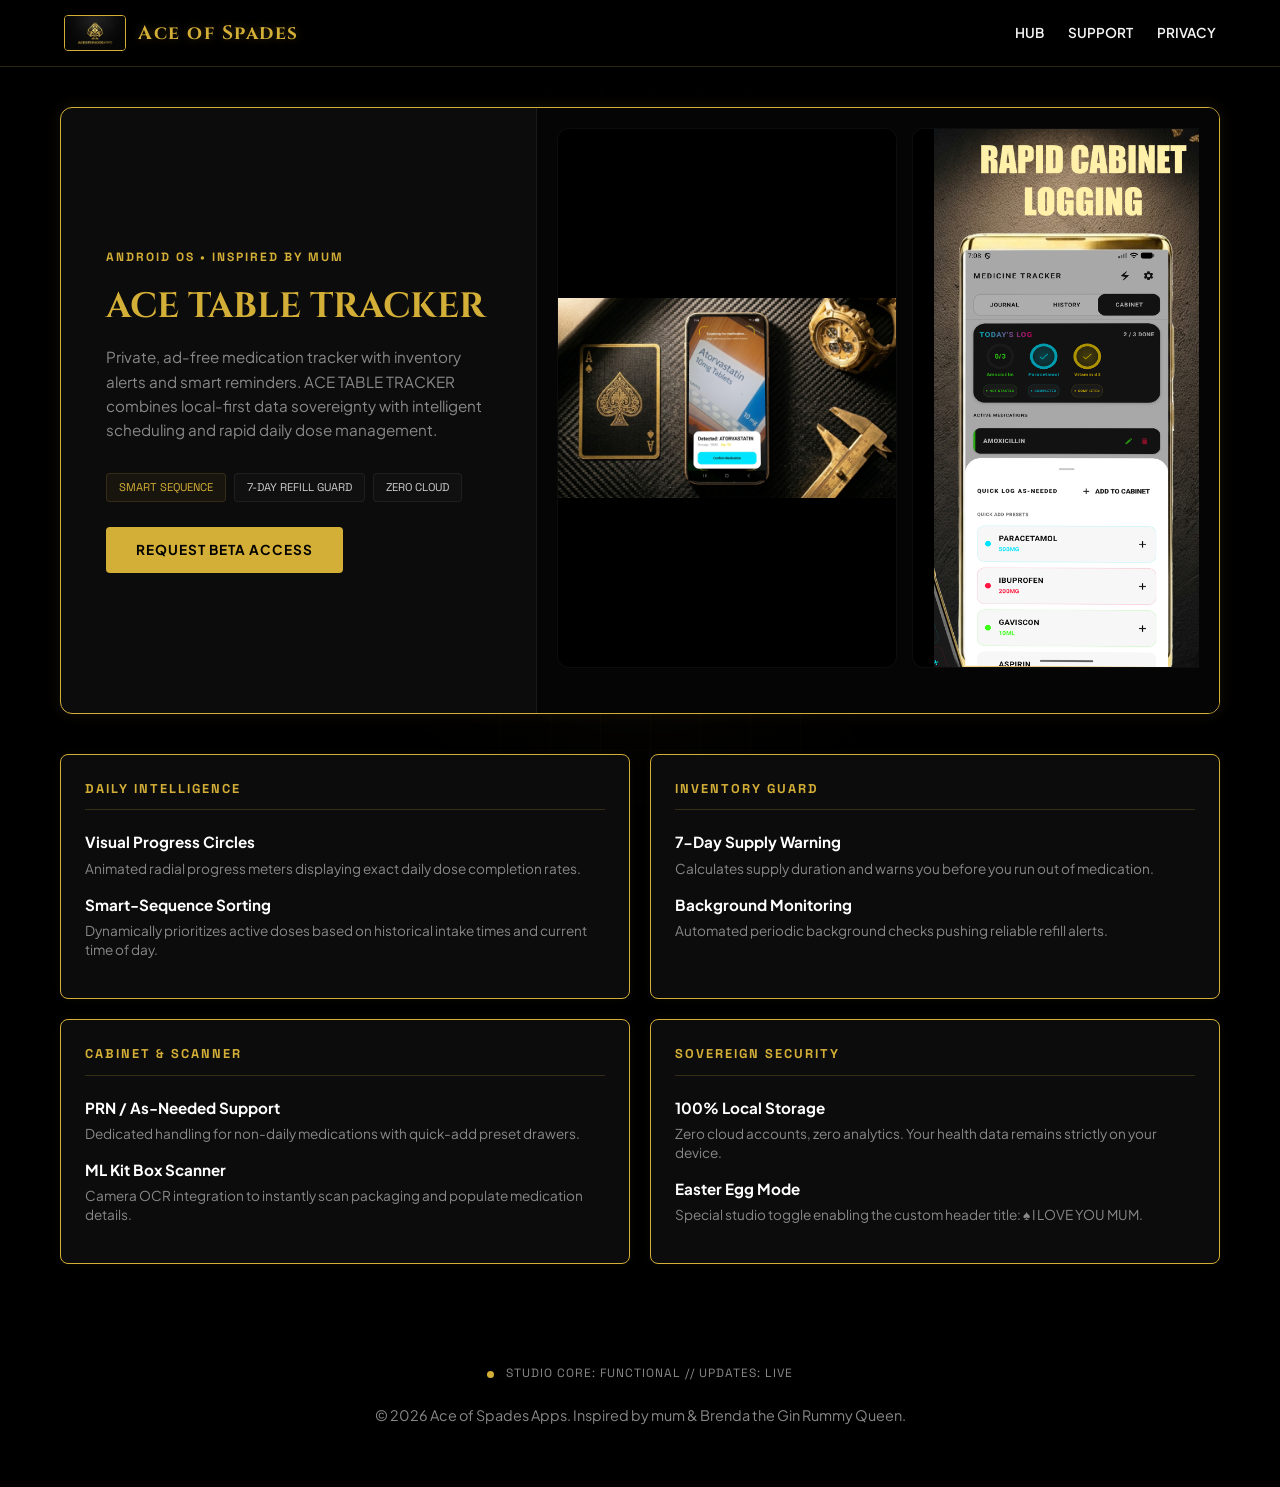
<file: tabletracker.html>
<!DOCTYPE html>
<html lang="en">
<head>
    <meta charset="UTF-8">
    <meta name="viewport" content="width=device-width, initial-scale=1.0">
    <meta name="description" content="ACE TABLE TRACKER by Ace of Spades Apps. Private, ad-free medication tracker with inventory alerts and smart reminders. Inspired by mum.">
    <link rel="canonical" href="https://aceofspadesapps.com/tabletracker.html">
    <title>ACE TABLE TRACKER - Ace of Spades Apps</title>
    <link rel="preconnect" href="https://fonts.googleapis.com">
    <link rel="preconnect" href="https://fonts.gstatic.com" crossorigin>
    <link href="https://fonts.googleapis.com/css2?family=Plus+Jakarta+Sans:wght@300;400;500;600;700&family=Space+Grotesk:wght@400;500;700&family=Cinzel:wght@700;900&display=swap" rel="stylesheet">
    <link rel="stylesheet" href="style.css">
    <link rel="icon" type="image/png" href="logo.png">
    <style>
        #loader {
            position: fixed;
            top: 0; left: 0; width: 100%; height: 100%;
            background: #000;
            display: flex;
            align-items: center;
            justify-content: center;
            z-index: 10000;
            transition: opacity 0.5s ease;
            font-family: 'Space Grotesk', sans-serif;
            color: var(--gold);
            letter-spacing: 2px;
            font-size: 0.8rem;
            text-transform: uppercase;
        }
        .matrix-grid {
            display: grid;
            grid-template-columns: repeat(2, 1fr);
            gap: 20px;
            margin-top: 40px;
        }
        .matrix-column {
            background: #0c0c0c;
            border: 1px solid var(--gold) !important;
            border-radius: 8px;
            padding: 24px;
            box-shadow: 0 0 10px rgba(212, 175, 55, 0.05);
        }
        .matrix-header {
            color: var(--gold);
            font-family: 'Space Grotesk', sans-serif;
            font-size: 0.8rem;
            font-weight: 700;
            letter-spacing: 2px;
            text-transform: uppercase;
            margin-bottom: 20px;
            border-bottom: 1px solid var(--gold-mute);
            padding-bottom: 10px;
        }
        .feature-item { margin-bottom: 15px; }
        .feature-item h4 { color: #fff; font-size: 0.95rem; margin-bottom: 4px; }
        .feature-item p { color: var(--text-muted); font-size: 0.85rem; line-height: 1.4; }

        .slider-item {
            flex: 0 0 340px;
            height: 540px;
            border-radius: 12px;
            overflow: hidden;
            background: #000;
            scroll-snap-align: start;
            border: 1px solid rgba(255,255,255,0.05);
            display: flex;
            align-items: center;
            justify-content: center;
        }
        .slider-item img {
            width: 100%;
            height: 100%;
            object-fit: contain;
            display: block;
        }

        @media (max-width: 768px) {
            .matrix-grid { grid-template-columns: 1fr; }
            .slider-item {
                width: 85vw !important;
                height: 450px;
            }
        }
    </style>
</head>
<body style="background:#000;">

    <header>
        <a href="index.html" class="logo-container">
            <img src="logo.png" alt="Logo" class="logo-img">
            <span class="brand-name">Ace of Spades</span>
        </a>
        <nav>
            <a href="index.html">Hub</a>
            <a href="support.html">Support</a>
            <a href="privacy.html">Privacy</a>
        </nav>
    </header>

    <main class="container">
        <div class="app-section-container">
            <div class="app-info-panel">
                <div class="tech-mono" style="color: var(--gold); font-size: 0.75rem; letter-spacing: 2px; font-weight: 700; text-transform: uppercase; margin-bottom: 12px;">Android OS • inspired by mum</div>
                <h3 style="font-size: 2.2rem; color: var(--gold); margin: 0 0 10px 0; font-family: 'Cinzel', serif;">ACE TABLE TRACKER</h3>

                <p style="color: var(--text-muted); font-size: 0.95rem; line-height: 1.6; margin-bottom: 30px;">
                    Private, ad-free medication tracker with inventory alerts and smart reminders. ACE TABLE TRACKER combines local-first data sovereignty with intelligent scheduling and rapid daily dose management.
                </p>

                <div class="tags-container tech-mono" style="display: flex; flex-wrap: wrap; gap: 8px; margin-bottom: 25px;">
                    <span style="background: rgba(212,175,55,0.06); border: 1px solid rgba(212,175,55,0.15); color: var(--gold); font-size: 0.7rem; padding: 5px 12px; border-radius: 4px;">Smart Sequence</span>
                    <span style="background: rgba(255,255,255,0.02); border: 1px solid rgba(255,255,255,0.06); color: #ccc; font-size: 0.7rem; padding: 5px 12px; border-radius: 4px;">7-Day Refill Guard</span>
                    <span style="background: rgba(255,255,255,0.02); border: 1px solid rgba(255,255,255,0.06); color: #ccc; font-size: 0.7rem; padding: 5px 12px; border-radius: 4px;">Zero Cloud</span>
                </div>

                <div class="cta-container">
                    <a href="mailto:support@aceofspadesapps.com?subject=BETA ACCESS REQUEST: ACE TABLE TRACKER" class="btn">Request Beta Access</a>
                </div>
            </div>

            <div class="showcase-panel">
                <div class="preview-slider-container">
                    <div class="slider-item item-wide"><img src="tabletracker-photos/1.png" alt="Table Tracker HUD"></div>
                    <div class="slider-item item-wide"><img src="tabletracker-photos/2.png" alt="Table Tracker Intel"></div>
                    <div class="slider-item item-wide"><img src="tabletracker-photos/3.png" alt="Table Tracker Vault"></div>
                    <div class="slider-item item-wide"><img src="tabletracker-photos/4.png" alt="Table Tracker Details"></div>
                </div>
            </div>
        </div>

        <!-- Studio Insights Matrix -->
        <div class="matrix-grid">
            <div class="matrix-column">
                <div class="matrix-header">Daily Intelligence</div>
                <div class="feature-item">
                    <h4>Visual Progress Circles</h4>
                    <p>Animated radial progress meters displaying exact daily dose completion rates.</p>
                </div>
                <div class="feature-item">
                    <h4>Smart-Sequence Sorting</h4>
                    <p>Dynamically prioritizes active doses based on historical intake times and current time of day.</p>
                </div>
            </div>

            <div class="matrix-column">
                <div class="matrix-header">Inventory Guard</div>
                <div class="feature-item">
                    <h4>7-Day Supply Warning</h4>
                    <p>Calculates supply duration and warns you before you run out of medication.</p>
                </div>
                <div class="feature-item">
                    <h4>Background Monitoring</h4>
                    <p>Automated periodic background checks pushing reliable refill alerts.</p>
                </div>
            </div>

            <div class="matrix-column">
                <div class="matrix-header">Cabinet & Scanner</div>
                <div class="feature-item">
                    <h4>PRN / As-Needed Support</h4>
                    <p>Dedicated handling for non-daily medications with quick-add preset drawers.</p>
                </div>
                <div class="feature-item">
                    <h4>ML Kit Box Scanner</h4>
                    <p>Camera OCR integration to instantly scan packaging and populate medication details.</p>
                </div>
            </div>

            <div class="matrix-column">
                <div class="matrix-header">Sovereign Security</div>
                <div class="feature-item">
                    <h4>100% Local Storage</h4>
                    <p>Zero cloud accounts, zero analytics. Your health data remains strictly on your device.</p>
                </div>
                <div class="feature-item">
                    <h4>Easter Egg Mode</h4>
                    <p>Special studio toggle enabling the custom header title: ♠ I LOVE YOU MUM.</p>
                </div>
            </div>
        </div>
    </main>

    <!-- Footer -->
    <footer>
        <div class="tech-mono" style="font-size: 0.75rem; color: var(--text-muted); margin-bottom: 20px; letter-spacing: 1px;">
            <span class="pulse-dot"></span> STUDIO CORE: FUNCTIONAL // UPDATES: LIVE
        </div>
        <p>&copy; 2026 Ace of Spades Apps. Inspired by mum &amp; Brenda the Gin Rummy Queen.</p>
    </footer>

</body>
</html>
</file>
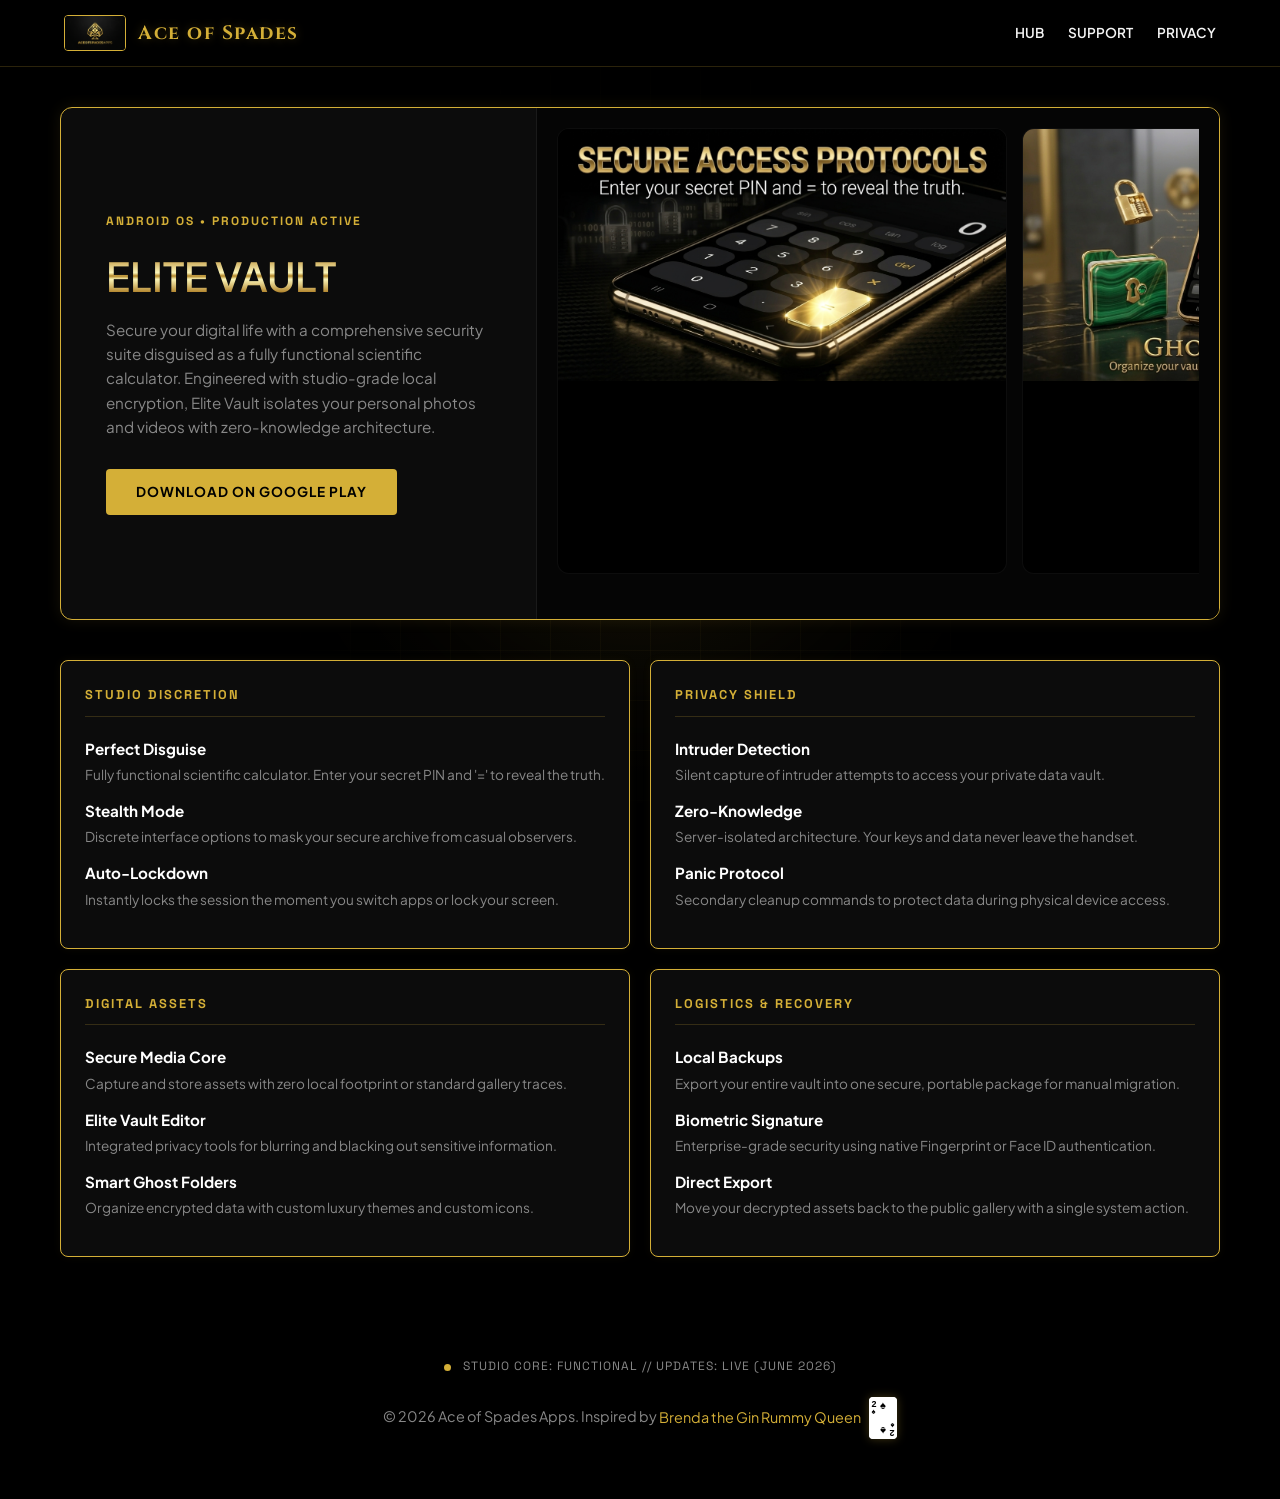
<file: vault.html>
<!DOCTYPE html>
<html lang="en">
<head>
    <meta charset="UTF-8">
    <meta name="viewport" content="width=device-width, initial-scale=1.0">
    <meta name="description" content="Elite Vault by Ace of Spades Apps. Military-grade media encryption suite with biometric security and zero-knowledge privacy.">
    <link rel="canonical" href="https://aceofspadesapps.com/vault.html">
    <title>Elite Vault - Ace of Spades Apps</title>
    <link rel="preconnect" href="https://fonts.googleapis.com">
    <link rel="preconnect" href="https://fonts.gstatic.com" crossorigin>
    <link href="https://fonts.googleapis.com/css2?family=Plus+Jakarta+Sans:wght@300;400;500;600;700&family=Space+Grotesk:wght@400;500;700&family=Cinzel:wght@700;900&display=swap" rel="stylesheet">
    <link rel="stylesheet" href="style.css">
    <link rel="icon" type="image/png" href="logo.png">
    <style>
        #loader {
            position: fixed;
            top: 0; left: 0; width: 100%; height: 100%;
            background: #000;
            display: flex;
            align-items: center;
            justify-content: center;
            z-index: 10000;
            transition: opacity 0.5s ease;
            font-family: 'Space Grotesk', sans-serif;
            color: var(--gold);
            letter-spacing: 2px;
            font-size: 0.8rem;
            text-transform: uppercase;
        }
        .matrix-grid { display: grid; grid-template-columns: repeat(2, 1fr); gap: 20px; margin-top: 40px; }
        .matrix-column { background: #0c0c0c; border: 1px solid var(--gold) !important; border-radius: 8px; padding: 24px; box-shadow: 0 0 10px rgba(212, 175, 55, 0.05); }
        .matrix-header { color: var(--gold); font-family: 'Space Grotesk', sans-serif; font-size: 0.8rem; font-weight: 700; letter-spacing: 2px; text-transform: uppercase; margin-bottom: 20px; border-bottom: 1px solid var(--gold-mute); padding-bottom: 10px; }
        .feature-item { margin-bottom: 15px; }
        .feature-item h4 { color: #fff; font-size: 0.95rem; margin-bottom: 4px; }
        .feature-item p { color: var(--text-muted); font-size: 0.85rem; line-height: 1.4; }
        @media (max-width: 768px) { .matrix-grid { grid-template-columns: 1fr; } }
    </style>
</head>
<body style="background:#000;">

    <header>
        <a href="index.html" class="logo-container">
            <img src="logo.png" alt="Logo" class="logo-img">
            <span class="brand-name">Ace of Spades</span>
        </a>
        <nav>
            <a href="index.html">Hub</a>
            <a href="support.html">Support</a>
            <a href="privacy.html">Privacy</a>
        </nav>
    </header>

    <main class="container">
        <div class="app-section-container">
            <div class="app-info-panel">
                <div class="tech-mono" style="color: var(--gold); font-size: 0.75rem; letter-spacing: 2px; font-weight: 700; text-transform: uppercase; margin-bottom: 12px;">Android OS • Production Active</div>
                <h2 class="metallic-gold" style="font-size: 2.5rem; font-weight: 600; margin: 0 0 10px 0;">ELITE VAULT</h2>

                <p style="color: var(--text-muted); font-size: 0.95rem; line-height: 1.6; margin-bottom: 30px;">
                    Secure your digital life with a comprehensive security suite disguised as a fully functional scientific calculator. Engineered with studio-grade local encryption, Elite Vault isolates your personal photos and videos with zero-knowledge architecture.
                </p>

                <div class="cta-container">
                    <a href="https://play.google.com/store/apps/details?id=com.elite.vault.pro" class="btn">DOWNLOAD ON GOOGLE PLAY</a>
                </div>
            </div>

            <div class="showcase-panel">
                <div class="preview-slider-container">
                    <div class="slider-item item-wide"><img src="vault-photos/Store_2_Entrance.png" alt="Entrance"></div>
                    <div class="slider-item item-wide"><img src="vault-photos/ghost-folders.png" alt="Folders"></div>
                    <div class="slider-item item-wide"><img src="vault-photos/Store_3_Vault_Master.png" alt="Vault"></div>
                    <div class="slider-item item-tall"><img src="vault-photos/Store_4_Intruder_Caught.jpg" alt="Intruder"></div>
                    <div class="slider-item item-wide"><img src="vault-photos/Store_5_Stealth_Toggles.jpg" alt="Stealth"></div>
                    <div class="slider-item item-tall"><img src="vault-photos/Store_6_Folders_Grid.jpg" alt="Grid"></div>
                </div>
            </div>
        </div>

        <!-- 12-Point Studio Insights -->
        <div class="matrix-grid">
            <div class="matrix-column">
                <div class="matrix-header">Studio Discretion</div>
                <div class="feature-item">
                    <h4>Perfect Disguise</h4>
                    <p>Fully functional scientific calculator. Enter your secret PIN and '=' to reveal the truth.</p>
                </div>
                <div class="feature-item">
                    <h4>Stealth Mode</h4>
                    <p>Discrete interface options to mask your secure archive from casual observers.</p>
                </div>
                <div class="feature-item">
                    <h4>Auto-Lockdown</h4>
                    <p>Instantly locks the session the moment you switch apps or lock your screen.</p>
                </div>
            </div>

            <div class="matrix-column">
                <div class="matrix-header">Privacy Shield</div>
                <div class="feature-item">
                    <h4>Intruder Detection</h4>
                    <p>Silent capture of intruder attempts to access your private data vault.</p>
                </div>
                <div class="feature-item">
                    <h4>Zero-Knowledge</h4>
                    <p>Server-isolated architecture. Your keys and data never leave the handset.</p>
                </div>
                <div class="feature-item">
                    <h4>Panic Protocol</h4>
                    <p>Secondary cleanup commands to protect data during physical device access.</p>
                </div>
            </div>

            <div class="matrix-column">
                <div class="matrix-header">Digital Assets</div>
                <div class="feature-item">
                    <h4>Secure Media Core</h4>
                    <p>Capture and store assets with zero local footprint or standard gallery traces.</p>
                </div>
                <div class="feature-item">
                    <h4>Elite Vault Editor</h4>
                    <p>Integrated privacy tools for blurring and blacking out sensitive information.</p>
                </div>
                <div class="feature-item">
                    <h4>Smart Ghost Folders</h4>
                    <p>Organize encrypted data with custom luxury themes and custom icons.</p>
                </div>
            </div>

            <div class="matrix-column">
                <div class="matrix-header">Logistics & Recovery</div>
                <div class="feature-item">
                    <h4>Local Backups</h4>
                    <p>Export your entire vault into one secure, portable package for manual migration.</p>
                </div>
                <div class="feature-item">
                    <h4>Biometric Signature</h4>
                    <p>Enterprise-grade security using native Fingerprint or Face ID authentication.</p>
                </div>
                <div class="feature-item">
                    <h4>Direct Export</h4>
                    <p>Move your decrypted assets back to the public gallery with a single system action.</p>
                </div>
            </div>
        </div>
    </main>

    <!-- Footer -->
    <footer>
        <div class="tech-mono" style="font-size: 0.75rem; color: var(--text-muted); margin-bottom: 20px; letter-spacing: 1px;">
            <span class="pulse-dot"></span> STUDIO CORE: FUNCTIONAL // UPDATES: LIVE (JUNE 2026)
        </div>

        <p>&copy; 2026 Ace of Spades Apps. Inspired by <span style="color: var(--gold); display: inline-flex; align-items: center; gap: 8px; vertical-align: middle;">
            Brenda the Gin Rummy Queen
            <svg width="28" height="42" viewBox="0 0 28 42" style="display: inline-block; vertical-align: middle; background: #ffffff !important; border-radius: 4px; box-shadow: 0 0 10px rgba(212, 175, 55, 0.3); color-scheme: light; forced-color-adjust: none;">
                <rect width="28" height="42" fill="#ffffff" rx="4" />
                <text x="2.5" y="9.5" font-family="'Helvetica Neue', Helvetica, Arial, sans-serif" font-size="9" font-weight="900" fill="#000000">2</text>
                <text x="2.5" y="16.5" font-family="'Helvetica Neue', Helvetica, Arial, sans-serif" font-size="7.5" fill="#000000">♠</text>
                <text x="14" y="11.5" font-family="'Helvetica Neue', Helvetica, Arial, sans-serif" font-size="11" fill="#000000" text-anchor="middle">♠</text>
                <text x="14" y="36.5" font-family="'Helvetica Neue', Helvetica, Arial, sans-serif" font-size="11" fill="#000000" text-anchor="middle" transform="rotate(180, 14, 33)">♠</text>
                <g transform="translate(28, 42) rotate(180)">
                    <text x="2.5" y="9.5" font-family="'Helvetica Neue', Helvetica, Arial, sans-serif" font-size="9" font-weight="900" fill="#000000">2</text>
                    <text x="2.5" y="16.5" font-family="'Helvetica Neue', Helvetica, Arial, sans-serif" font-size="7.5" fill="#000000">♠</text>
                </g>
            </svg>
        </span></p>
    </footer>

    <script>
        // PC UNLOCK: Convert Mouse Wheel to Horizontal Scroll
        const slider = document.querySelector('.preview-slider-container');
        if (slider) {
            slider.addEventListener('wheel', (e) => {
                if (e.deltaY !== 0) {
                    e.preventDefault();
                    slider.scrollLeft += e.deltaY;
                }
            }, { passive: false });
        }

        document.addEventListener('mousemove', (e) => {
            document.body.style.setProperty('--mouse-x', (e.clientX / window.innerWidth * 100) + '%');
            document.body.style.setProperty('--mouse-y', (e.clientY / window.innerHeight * 100) + '%');
        });
    </script>

</body>
</html>
</file>
<file: style.css>
/* FORCED ELITE GOLD SCROLLBARS - GLOBAL */
* {
    scrollbar-width: auto;
    scrollbar-color: #d4af37 #000000;
}

::-webkit-scrollbar {
    width: 14px !important;
    height: 14px !important;
    display: block !important;
}

::-webkit-scrollbar-track {
    background: #050505 !important;
    border: 1px solid #1a1a1a !important;
}

::-webkit-scrollbar-thumb {
    background: #d4af37 !important; /* THE MOVEABLE THING */
    background-color: #d4af37 !important;
    border-radius: 0px !important;
    border: 3px solid #000000 !important;
}

::-webkit-scrollbar-thumb:hover {
    background: #f3e5ab !important;
}

/* Import luxury fonts */
@import url('https://fonts.googleapis.com/css2?family=Cinzel:wght@600;700;900&family=Plus+Jakarta+Sans:wght@300;400;500;600;700&family=Space+Grotesk:wght@400;500;700&display=swap');

:root {
    --bg-dark: #000000;
    --card-bg: #0c0c0c;
    --gold: #d4af37;
    --gold-glow: #f3e5ab;
    --gold-dark: #aa7c11;
    --gold-mute: rgba(212, 175, 55, 0.2);
    --text-light: #f5f5f5;
    --text-muted: #888888;
    --border: #1a1a1a;
}

.tech-mono {
    font-family: 'Space Grotesk', sans-serif;
    text-transform: uppercase;
}

.pulse-dot {
    display: inline-block;
    width: 7px;
    height: 7px;
    background-color: var(--gold);
    border-radius: 50%;
    margin-right: 8px;
    vertical-align: middle;
    box-shadow: 0 0 0 0 rgba(212, 175, 55, 0.7);
    animation: pulse 2s infinite;
}

@keyframes pulse {
    0% { transform: scale(0.95); box-shadow: 0 0 0 0 rgba(212, 175, 55, 0.7); }
    70% { transform: scale(1); box-shadow: 0 0 0 6px rgba(212, 175, 55, 0); }
    100% { transform: scale(0.95); box-shadow: 0 0 0 0 rgba(212, 175, 55, 0); }
}

* {
    margin: 0;
    padding: 0;
    box-sizing: border-box;
}

body {
    background-color: var(--bg-dark);
    color: var(--text-light);
    line-height: 1.6;
    font-family: 'Plus Jakarta Sans', sans-serif;
    position: relative;
    overflow-x: hidden;
}

/* Tactical Scanner Background Logic */
body::after {
    content: '';
    position: fixed;
    top: 0;
    left: 0;
    width: 100%;
    height: 100%;
    background:
        radial-gradient(circle 400px at var(--mouse-x, 50%) var(--mouse-y, 50%), rgba(212, 175, 55, 0.12), transparent 100%),
        linear-gradient(to right, rgba(212, 175, 55, 0.05) 1px, transparent 1px),
        linear-gradient(to bottom, rgba(212, 175, 55, 0.05) 1px, transparent 1px);
    background-size: 100% 100%, 50px 50px, 50px 50px;

    -webkit-mask-image: radial-gradient(circle 400px at var(--mouse-x, 50%) var(--mouse-y, 50%), black 30%, transparent 100%);
    mask-image: radial-gradient(circle 400px at var(--mouse-x, 50%) var(--mouse-y, 50%), black 30%, transparent 100%);

    pointer-events: none;
    z-index: -1;
}

/* Header & Navigation */
header {
    background-color: rgba(0, 0, 0, 0.95);
    border-bottom: 1px solid var(--gold-mute);
    position: sticky;
    top: 0;
    z-index: 1000;
    padding: 15px 5%;
    display: flex;
    justify-content: space-between;
    align-items: center;
}

.logo-container {
    display: flex;
    align-items: center;
    gap: 12px;
    text-decoration: none;
}

.logo-img {
    height: 36px;
    width: auto;
    border-radius: 4px;
    border: 1px solid var(--gold);
}

/* Premium Metallic Gradient Class - Fixed for Wrapping */
.metallic-gold {
    background: linear-gradient(to bottom, #bf953f 22%, #fcf6ba 45%, #b38728 50%, #fbf5b7 55%, #aa771c 78%);
    -webkit-background-clip: text;
    -webkit-text-fill-color: transparent;
    background-clip: text;
    display: inline;
}

.brand-name {
    font-family: 'Cinzel', serif;
    color: var(--gold);
    font-size: 1.2rem;
    font-weight: 700;
    letter-spacing: 1.5px;
    text-shadow: 0 0 10px rgba(212, 175, 55, 0.3);
}

nav {
    display: flex;
    gap: 24px;
    align-items: center;
}

nav a {
    color: var(--text-light);
    text-decoration: none;
    font-weight: 600;
    font-size: 0.85rem;
    text-transform: uppercase;
    transition: color 0.3s;
    display: flex;
    align-items: center;
    gap: 5px;
}

nav a:hover, nav a.active { color: var(--gold); }
.nav-icon { display: none; width: 20px; height: 20px; }

/* Hero */
.hero {
    padding: 120px 20px;
    background: linear-gradient(rgba(0, 0, 0, 0.7), rgba(0, 0, 0, 0.7)), url('banner.png');
    background-size: cover;
    background-position: center;
    text-align: center;
}

.hero h1 {
    font-family: 'Cinzel', serif;
    font-size: 3.5rem;
    color: #fff;
    margin-bottom: 10px;
    text-shadow: 0 4px 20px rgba(0,0,0,0.9);
}
.hero p { color: var(--gold); letter-spacing: 3px; text-transform: uppercase; }

/* Layout */
.container { max-width: 1200px; margin: 40px auto; padding: 0 20px; }

.app-section-container {
    display: flex;
    flex-wrap: nowrap;
    background: var(--card-bg);
    border: 1px solid var(--gold) !important; /* Forced Gold */
    border-radius: 12px;
    overflow: hidden;
    margin-bottom: 40px;
    box-shadow: 0 0 15px rgba(212, 175, 55, 0.1);
}


.app-info-panel {
    flex: 1.2;
    padding: 45px;
    display: flex;
    flex-direction: column;
    justify-content: center;
    min-width: 450px;
}

.showcase-panel {
    flex: 2;
    background: #050505;
    padding: 20px;
    display: flex;
    align-items: center;
    justify-content: center;
    border-left: 1px solid var(--border);
    min-width: 0;
}

/* Slider with Snap */
.preview-slider-container {
    display: flex;
    gap: 15px;
    overflow-x: auto;
    width: 100%;
    padding-bottom: 25px;
    scroll-snap-type: x mandatory;
}

.slider-item {
    flex: 0 0 auto;
    width: 450px;
    border-radius: 12px;
    overflow: hidden;
    background: #000;
    scroll-snap-align: start;
    border: 1px solid rgba(255,255,255,0.05);
}

.item-wide { width: 450px; }
.item-tall { width: 250px; }
.slider-item img { width: 100%; height: auto; display: block; }

/* Gold Glass Manifesto Box */
.manifesto-box {
    margin-bottom: 60px; /* Increased spacing */
    padding: 30px;
    background: rgba(212, 175, 55, 0.04);
    border: 1px solid rgba(212, 175, 55, 0.15);
    border-radius: 12px;
    backdrop-filter: blur(5px);
    transition: all 0.3s ease;
}

.manifesto-box h3 {
    display: block;
    width: 100%;
    text-align: left;
    line-height: 1.3;
    margin-bottom: 20px;
}

.manifesto-box p {
    line-height: 1.8; /* Better readability */
    color: var(--text-muted);
}

.manifesto-box:hover {
    border-color: rgba(212, 175, 55, 0.4);
    transform: translateY(-5px);
    background: rgba(212, 175, 55, 0.06);
}


/* Elite Gold Buttons */
.btn {
    display: inline-block;
    background: var(--gold);
    color: #000 !important;
    padding: 12px 30px;
    font-weight: 700;
    text-decoration: none !important;
    border-radius: 4px;
    text-transform: uppercase;
    font-size: 0.85rem;
    letter-spacing: 1px;
    transition: all 0.3s ease;
}

.btn:hover {
    background: var(--gold-glow);
    box-shadow: 0 0 20px rgba(212, 175, 55, 0.4);
    transform: translateY(-2px);
}

/* Hub Tiles - Glassmorphism */
.hub-tile {
    background: rgba(12, 12, 12, 0.4);
    backdrop-filter: blur(12px);
    -webkit-backdrop-filter: blur(12px);
    border: 1px solid var(--gold) !important; /* Forced Gold */
    border-radius: 12px;
    overflow: hidden;
    display: flex;
    flex-direction: column;
    text-decoration: none;
    transition: all 0.3s ease;
    position: relative;
    color: inherit;
    box-shadow: 0 0 15px rgba(212, 175, 55, 0.05);
}


/* Tactical Email Link Style */
.email-link {
    color: var(--gold);
    font-weight: bold;
    text-decoration: none;
    word-break: break-all; /* Forces wrapping on mobile */
    font-size: 1.3rem;
    letter-spacing: 1px;
    transition: color 0.3s ease;
}

.email-link:hover {
    color: var(--gold-glow);
}

/* MOBILE FIXES */
@media (max-width: 768px) {
    header { padding: 12px 15px; }
    .nav-text { display: none; }
    .nav-icon { display: block; }
    nav { gap: 15px; }
    .brand-name { font-size: 0.9rem; letter-spacing: 0.5px; }

    /* Email Scale for Mobile */
    .email-link {
        font-size: 1rem !important;
    }


    /* Heading Scale Fix */
    h2 { font-size: 1.8rem !important; }
    .hero h1 { font-size: 2.2rem; }
    .hero p { font-size: 0.8rem; letter-spacing: 2px; }

    /* Container & Spacing Fix */
    main.container {
        padding-top: 50px !important; /* Added more space at the top */
        margin-top: 20px !important;
    }

    /* Box Visibility Fix for Mobile */
    .manifesto-box, .faq-item, .support-form-container {
        background: rgba(212, 175, 55, 0.04) !important; /* Reduced "Muddy" look */
        border: 1px solid rgba(212, 175, 55, 0.3) !important;
        padding: 0 !important; /* Reset padding to handle via internal content */
        margin-bottom: 30px !important; /* Better spacing */
    }

    /* Tighten Internal Spacing for Mobile Boxes */
    .manifesto-box { padding: 20px !important; }
    .faq-item summary { padding: 15px 20px !important; }
    .support-form-container { padding: 30px 20px !important; }



    .app-section-container {
        flex-direction: column;
    }

    .app-info-panel { padding: 25px; min-width: unset; }
    .app-info-panel h3 { font-size: 1.6rem !important; }

    .showcase-panel {
        border-left: none;
        border-bottom: 1px solid var(--gold); /* Switched to Gold for Mobile */
        padding: 10px;
        order: -1;
    }


    .slider-item {
        width: 85vw !important;
        max-height: 50vh;
    }
    .slider-item img {
        max-height: 50vh;
        object-fit: contain !important;
    }

    /* Prevent footer blowout */
    footer { padding: 40px 10px; }
    footer span { display: block; margin-top: 10px; }
}


footer {
    text-align: center;
    padding: 60px 20px;
    color: var(--text-muted);
    font-size: 0.9rem;
}
</file>
